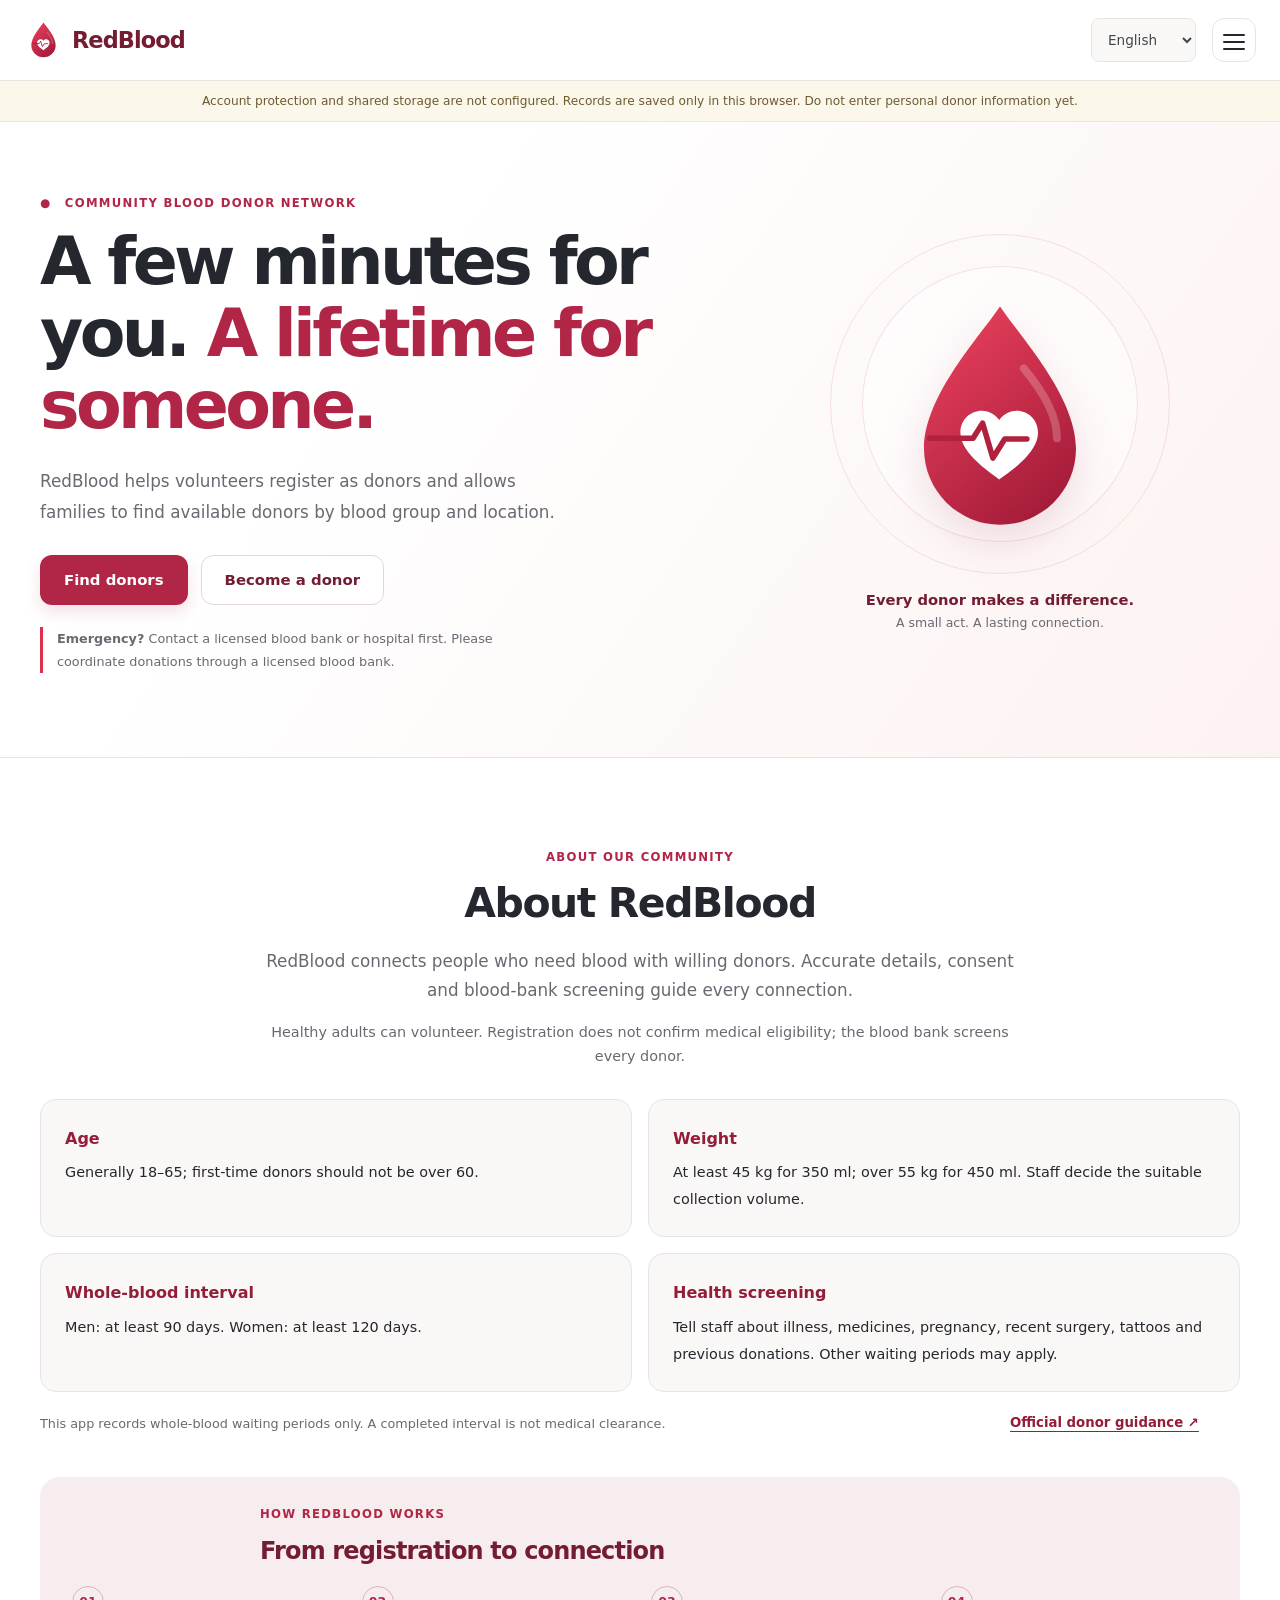
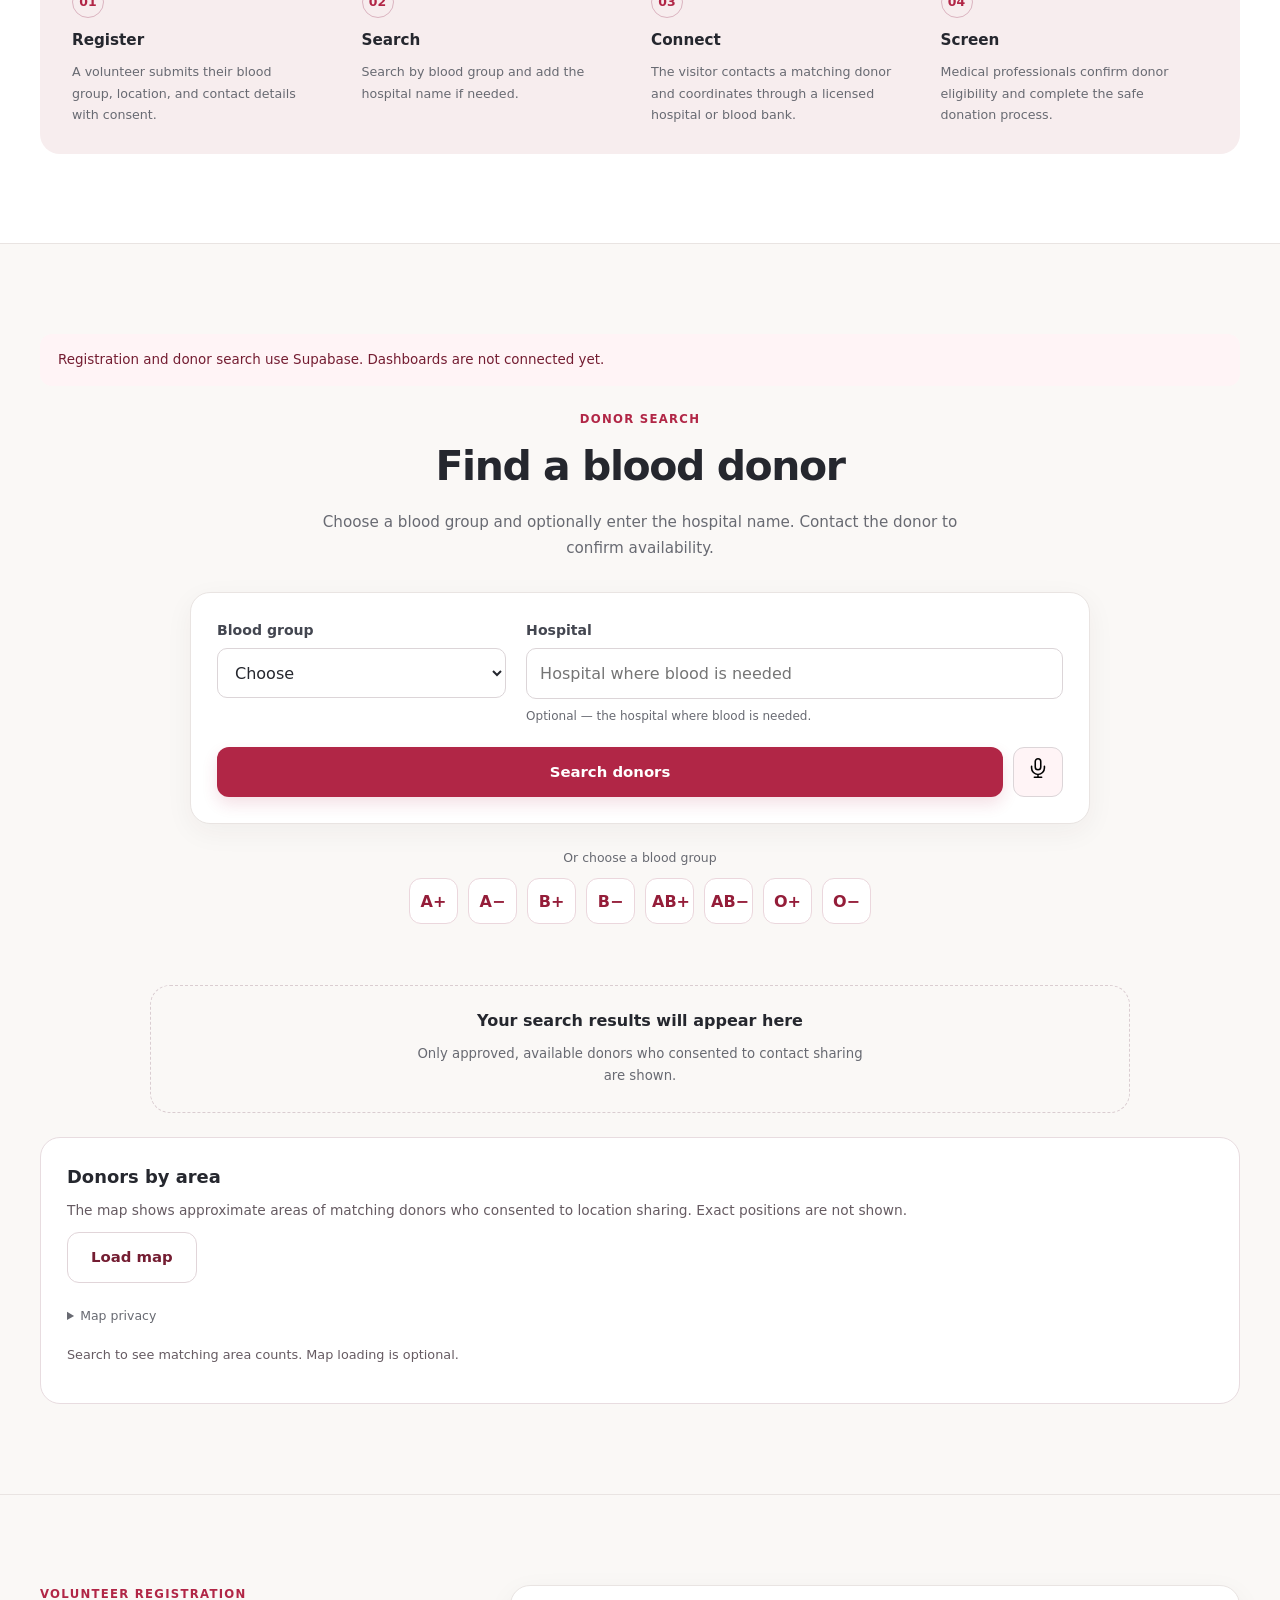
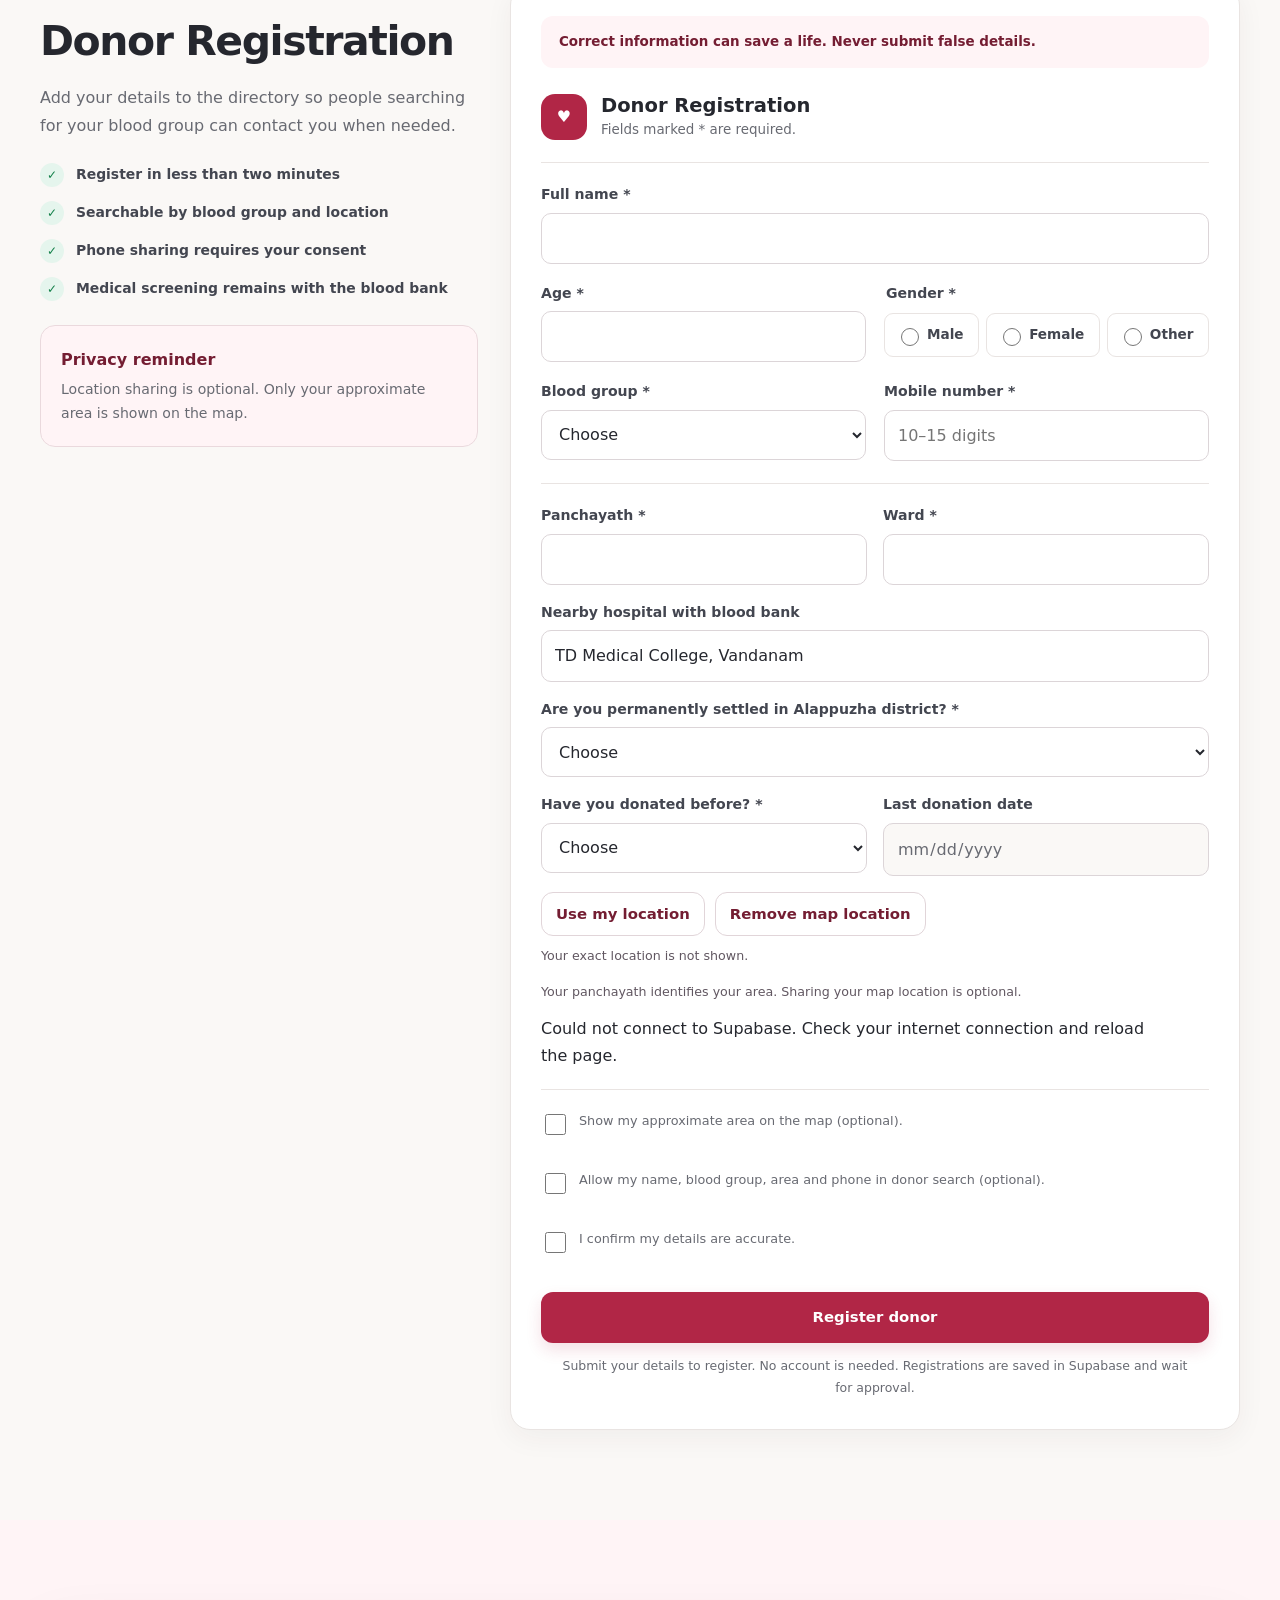
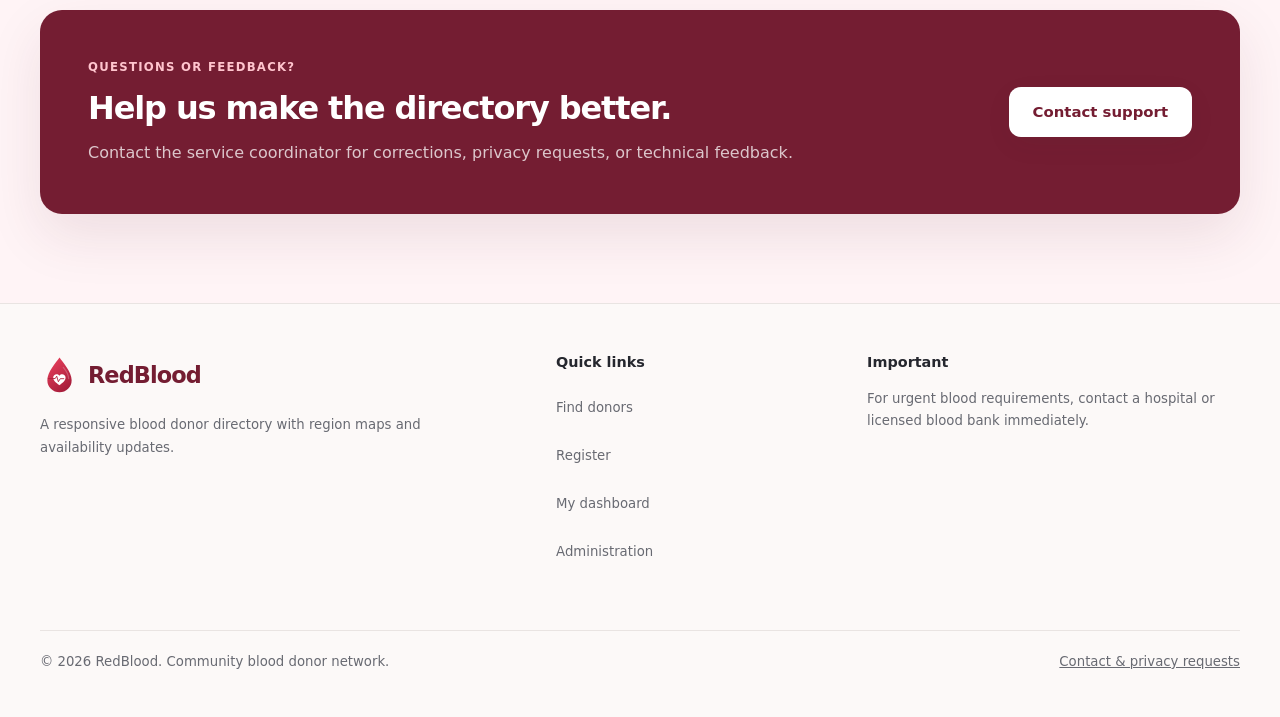
<file: index.html>
<!DOCTYPE html>

<html lang="en">
<head>
<meta charset="utf-8"/>
<meta content="width=device-width, initial-scale=1" name="viewport"/>
<meta content="RedBlood is a community blood donor directory for registering volunteers and finding donors by blood group and location." name="description"/>
<meta content="#b5122b" name="theme-color"/>
<title>RedBlood | Blood Donor Directory</title>
<link href="assets/images/redblood-mark.svg" rel="icon" type="image/svg+xml"/>
<link href="assets/css/styles.css" rel="stylesheet"/>
<script defer="" src="assets/js/availability.js"></script>
<script defer="" src="assets/js/storage.js"></script>
<script defer="" src="assets/js/features.js"></script>
<script defer="" src="assets/js/app.js"></script>
<script defer src="assets/js/supabase-config.js"></script>
<script defer src="assets/js/cloud-registration.js"></script>
<script defer="" src="assets/js/admin.js"></script>
<script defer="True" src="assets/js/language.js"></script><link href="assets/css/responsive.css" rel="stylesheet"/></head>
<body>
<a class="skip-link" href="#main-content">Skip to main content</a>
<header class="site-header" id="home">
<div class="container nav-wrap">
<a aria-label="RedBlood home" class="brand" href="index.html">
<span aria-hidden="true" class="brand-mark"><img alt="" height="30" src="assets/images/redblood-mark.svg" width="24"/></span>
<span>RedBlood</span>
</a><label class="language-control"><span class="sr-only">Language</span><select aria-label="Language" data-language=""><option value="en">English</option><option value="ml">മലയാളം</option></select></label><button aria-controls="main-navigation" aria-expanded="false" class="nav-toggle" type="button">
<span class="sr-only">Toggle navigation</span>
<span></span>
<span></span>
<span></span>
</button>
<nav aria-label="Main navigation" class="site-nav" id="main-navigation">
<a href="#home">Home / മുഖപ്പേജ്</a><a href="#about">About</a>
<a href="#find-donor">Find donors / ദാതാക്കളെ കണ്ടെത്തുക</a>
<a href="#register">Register / രജിസ്റ്റർ ചെയ്യുക</a>
<a href="donor.html">My dashboard / എന്റെ വിവരങ്ങൾ</a>
<a href="admin.html">Administration / അഡ്മിനിസ്ട്രേഷൻ</a>
<a class="nav-cta" href="contacts.html">Contact / ബന്ധപ്പെടുക</a>
</nav>
</div>
</header>
<main id="main-content">
<div class="service-notice">Account protection and shared storage are not configured. Records are saved only in this browser. Do not enter personal donor information yet.</div>
<section class="hero">
<div class="container hero-grid">
<div class="hero-copy">
<p class="eyebrow"><span aria-hidden="true">●</span> Community blood donor network</p>
<h1>A few minutes for you. <span>A lifetime for someone.</span></h1>
<p class="hero-text">
            RedBlood helps volunteers register as donors and allows families to find
            available donors by blood group and location.
          </p>
<div class="hero-actions">
<a class="button button-primary" href="#find-donor">Find donors / ദാതാക്കളെ കണ്ടെത്തുക</a>
<a class="button button-secondary" href="#register">Become a donor / ദാതാവാകുക</a>
</div>
<p class="hero-note">
<strong>Emergency?</strong> Contact a licensed blood bank or hospital first.
            Please coordinate donations through a licensed blood bank.
          </p>
</div>
<div aria-hidden="true" class="hero-visual"><span class="hero-orbit hero-orbit-one"></span><span class="hero-orbit hero-orbit-two"></span>
<div class="hero-image-card">
<img alt="" height="300" src="assets/images/redblood-mark.svg" width="240"/>
</div>


<div class="hero-visual-caption"><strong>Every donor makes a difference.</strong><span>A small act. A lasting connection.</span></div></div>
</div>
</section>
<section class="section" id="about">
<div class="container about-intro">
<div class="eligibility-copy"><p class="eyebrow">About our community</p><h2>About RedBlood</h2><p class="about-lead">RedBlood connects people who need blood with willing donors. Accurate details, consent and blood-bank screening guide every connection.</p>
<p>Healthy adults can volunteer. Registration does not confirm medical eligibility; the blood bank screens every donor.</p>
</div>
<ul class="donor-guidance"><li><strong>Age / പ്രായം:</strong> Generally 18–65; first-time donors should not be over 60. / സാധാരണയായി 18–65; ആദ്യമായി ദാനം ചെയ്യുന്നവർക്ക് 60 വയസ്സിൽ കൂടരുത്.</li>
<li><strong>Weight / ഭാരം:</strong> At least 45 kg for 350 ml; over 55 kg for 450 ml. Staff decide the suitable collection volume. / 350 മില്ലിക്ക് കുറഞ്ഞത് 45 കിലോ; 450 മില്ലിക്ക് 55 കിലോയിൽ കൂടുതൽ. അളവ് ആരോഗ്യപ്രവർത്തകർ തീരുമാനിക്കും.</li>
<li><strong>Whole-blood interval / സമ്പൂർണ രക്തദാന ഇടവേള:</strong> Men: at least 90 days. Women: at least 120 days. / പുരുഷന്മാർ: കുറഞ്ഞത് 90 ദിവസം. സ്ത്രീകൾ: കുറഞ്ഞത് 120 ദിവസം.</li>
<li><strong>Health screening / ആരോഗ്യ പരിശോധന:</strong> Tell staff about illness, medicines, pregnancy, recent surgery, tattoos and previous donations. Other waiting periods may apply. / അസുഖം, മരുന്നുകൾ, ഗർഭാവസ്ഥ, സമീപകാല ശസ്ത്രക്രിയ, ടാറ്റൂ, മുൻ രക്തദാനം എന്നിവ ജീവനക്കാരെ അറിയിക്കുക. കൂടുതൽ കാത്തിരിപ്പ് ആവശ്യമായേക്കാം.</li></ul><div class="about-guidance-note"><p class="medical-note">This app records whole-blood waiting periods only. A completed interval is not medical clearance. / ഈ ആപ്പ് സമ്പൂർണ രക്തദാനത്തിന്റെ ഇടവേള മാത്രമാണ് കണക്കാക്കുന്നത്. ഇടവേള പൂർത്തിയായാലും വൈദ്യപരിശോധന ആവശ്യമാണ്.</p><a class="text-link" href="https://eraktkosh.mohfw.gov.in/BLDAHIMS/bloodbank/donateblood.cnt" rel="noopener" target="_blank">Official donor guidance / ഔദ്യോഗിക മാർഗനിർദേശങ്ങൾ ↗</a></div></div>
<div class="container about-process dark-section">
<div class="section-heading centered light-heading">
<p class="eyebrow">How RedBlood works</p>
<h2>From registration to connection</h2>
</div>
<div class="steps-grid">
<article>
<span>01</span>
<h3>Register / രജിസ്റ്റർ ചെയ്യുക</h3>
<p>A volunteer submits their blood group, location, and contact details with consent.</p>
</article>
<article>
<span>02</span>
<h3>Search / തിരയുക</h3>
<p>Search by blood group and add the hospital name if needed.</p>
</article>
<article>
<span>03</span>
<h3>Connect</h3>
<p>The visitor contacts a matching donor and coordinates through a licensed hospital or blood bank.</p>
</article>
<article>
<span>04</span>
<h3>Screen</h3>
<p>Medical professionals confirm donor eligibility and complete the safe donation process.</p>
</article>
</div>
</div></section><section class="section find-section" id="find-donor"><div class="container"><p class="truth-notice">Registration and donor search use Supabase. Dashboards are not connected yet.</p></div>
<div class="container">
<div class="section-heading centered">
<p class="eyebrow">Donor search</p>
<h2>Find a blood donor</h2>
<p>Choose a blood group and optionally enter the hospital name. Contact the donor to confirm availability.</p>
</div>
<form class="search-panel" id="donor-search-form">
<div class="form-field">
<label for="search-blood-group">Blood group / രക്തഗ്രൂപ്പ്</label>
<select id="search-blood-group" name="blood_group" required="">
<option value="">Choose / തിരഞ്ഞെടുക്കുക</option>
<option value="A+">A+</option>
<option value="A-">A−</option>
<option value="B+">B+</option>
<option value="B-">B−</option>
<option value="AB+">AB+</option>
<option value="AB-">AB−</option>
<option value="O+">O+</option>
<option value="O-">O−</option>
</select>
</div>
<div class="form-field"><label for="search-hospital">Hospital</label><input id="search-hospital" maxlength="160" name="hospital" placeholder="Hospital where blood is needed" type="text"/><small>Optional — the hospital where blood is needed.</small></div>
<div class="search-actions"><button class="button button-primary search-button" type="submit">Search donors / ദാതാക്കളെ തിരയുക</button><button aria-label="Choose blood group using voice" class="voice-button" data-voice-search="" title="Voice search" type="button"><svg aria-hidden="true" fill="none" height="22" viewbox="0 0 24 24" width="22" xmlns="http://www.w3.org/2000/svg"><rect height="12" rx="3" stroke="currentColor" stroke-width="1.7" width="6" x="9" y="2"></rect><path d="M5 10v2a7 7 0 0 0 14 0v-2M12 19v3m-4 0h8" stroke="currentColor" stroke-linecap="round" stroke-width="1.7"></path></svg></button></div><p aria-live="polite" class="voice-status" data-voice-status=""></p>
</form>
<p class="quick-search-label">Or choose a blood group</p><div aria-label="Quick blood group search" class="blood-group-links" role="group">
<button data-quick-blood="A+" type="button">A+</button>
<button data-quick-blood="A-" type="button">A−</button>
<button data-quick-blood="B+" type="button">B+</button>
<button data-quick-blood="B-" type="button">B−</button>
<button data-quick-blood="AB+" type="button">AB+</button>
<button data-quick-blood="AB-" type="button">AB−</button>
<button data-quick-blood="O+" type="button">O+</button>
<button data-quick-blood="O-" type="button">O−</button>
</div>
<div aria-live="polite" class="search-results" id="search-results">
<div class="empty-state compact-empty">
<span aria-hidden="true">⌕</span>
<h3>Your search results will appear here</h3>
<p>Only approved, available donors who consented to contact sharing are shown.</p>
</div>
</div><section aria-label="Approximate donor map" class="map-panel">
<h3>Donors by area / പ്രദേശത്തെ ദാതാക്കൾ</h3>
<p>The map shows approximate areas of matching donors who consented to location sharing. Exact positions are not shown.</p>
<button class="button button-secondary" id="load-map" type="button">Load map / മാപ്പ് തുറക്കുക</button>
<details class="map-privacy"><summary>Map privacy</summary><p class="local-storage-note">Loading uses Leaflet CDN and OpenStreetMap tiles. These providers receive your network request and map viewport; no donor names or phone numbers are sent.</p></details><p id="map-status" role="status">Search to see matching area counts. Map loading is optional.</p>
<div hidden="" id="donor-map"></div><div class="region-counts" id="map-counts"></div>
</section>
</div>
</section>
<section class="section soft-section" id="register">
<div class="container register-grid">
<div class="register-copy registration-intro">
<p class="eyebrow">Volunteer registration</p>
<h2>Donor Registration</h2>
<p>
            Add your details to the directory so people searching for your blood
            group can contact you when needed.
          </p>
<ul class="feature-list">
<li><span aria-hidden="true">✓</span> Register in less than two minutes</li>
<li><span aria-hidden="true">✓</span> Searchable by blood group and location</li>
<li><span aria-hidden="true">✓</span> Phone sharing requires your consent</li>
<li><span aria-hidden="true">✓</span> Medical screening remains with the blood bank</li>
</ul>
<div class="privacy-card">
<strong>Privacy reminder</strong>
<p>Location sharing is optional. Only your approximate area is shown on the map.</p>
</div>
</div>
<form class="registration-card" data-registration-form="" id="registration-form"><aside class="truth-notice"><strong>Correct information can save a life. Never submit false details.</strong></aside>
<div class="form-header">
<span aria-hidden="true" class="form-icon">♥</span>
<div>
<h3>Donor Registration</h3>
<p>Fields marked * are required. / * അടയാളമുള്ളവ നിർബന്ധമാണ്.</p>
</div>
</div>
<div class="form-grid">
<div class="form-field full">
<label for="donor-name">Full name / മുഴുവൻ പേര് *</label>
<input autocomplete="name" id="donor-name" maxlength="100" minlength="2" name="name" required="" type="text"/>
</div>
<div class="form-field">
<label for="donor-age">Age / പ്രായം *</label>
<input id="donor-age" inputmode="numeric" max="65" min="18" name="age" required="" type="number"/>
</div>
<fieldset class="form-field">
<legend>Gender / ലിംഗം *</legend>
<div class="radio-row">
<label><input name="sex" required="" type="radio" value="M"/>Male / പുരുഷൻ</label>
<label><input name="sex" type="radio" value="F"/>Female / സ്ത്രീ</label>
<label><input name="sex" type="radio" value="O"/>Other / മറ്റുള്ളവ</label>
</div>
</fieldset>
<div class="form-field">
<label for="donor-blood-group">Blood group / രക്തഗ്രൂപ്പ് *</label>
<select id="donor-blood-group" name="blood_group" required="">
<option value="">Choose / തിരഞ്ഞെടുക്കുക</option>
<option value="A+">A+</option>
<option value="A-">A−</option>
<option value="B+">B+</option>
<option value="B-">B−</option>
<option value="AB+">AB+</option>
<option value="AB-">AB−</option>
<option value="O+">O+</option>
<option value="O-">O−</option>
</select>
</div>
<div class="form-field">
<label for="donor-phone">Mobile number / മൊബൈൽ നമ്പർ *</label>
<input autocomplete="tel" id="donor-phone" inputmode="tel" maxlength="15" name="phone" placeholder="10–15 digits" required="" type="tel"/>
</div>
</div>
<div data-registration-details=""></div><label class="consent-row full">
<input name="share_phone" type="checkbox" value="1"/>
<span>Allow my name, blood group, area and phone in donor search (optional). / തിരച്ചിലിൽ എന്റെ പേര്, രക്തഗ്രൂപ്പ്, സ്ഥലം, ഫോൺ എന്നിവ കാണിക്കാൻ സമ്മതിക്കുന്നു (നിർബന്ധമില്ല).</span>
</label><label class="consent-row"><input name="truth" required="" type="checkbox"/><span>I confirm my details are accurate. / ഞാൻ നൽകിയ വിവരങ്ങൾ ശരിയാണെന്ന് സ്ഥിരീകരിക്കുന്നു.</span></label><p class="form-error" data-form-error="" role="alert"></p><p id="registration-status" role="status" aria-live="polite"></p>
<button class="button button-primary full-button" type="submit">Register donor / ദാതാവിനെ രജിസ്റ്റർ ചെയ്യുക</button>
<p class="local-storage-note">
            Submit your details to register. No account is needed. Registrations are saved in Supabase and wait for approval.
          </p>
</form>
</div>
</section>
<section class="section contact-cta">
<div class="container cta-card">
<div>
<p class="eyebrow">Questions or feedback?</p>
<h2>Help us make the directory better.</h2>
<p>Contact the service coordinator for corrections, privacy requests, or technical feedback.</p>
</div>
<a class="button button-light" href="contacts.html">Contact support</a>
</div>
</section>
</main>
<footer class="site-footer">
<div class="container footer-grid">
<div>
<a class="brand footer-brand" href="index.html">
<span aria-hidden="true" class="brand-mark"><img alt="" height="30" src="assets/images/redblood-mark.svg" width="24"/></span>
<span>RedBlood</span>
</a>
<p>A responsive blood donor directory with region maps and availability updates.</p>
</div>
<div>
<h2>Quick links</h2>
<a href="#find-donor">Find donors / ദാതാക്കളെ കണ്ടെത്തുക</a>
<a href="#register">Register / രജിസ്റ്റർ ചെയ്യുക</a>
<a href="donor.html">My dashboard / എന്റെ വിവരങ്ങൾ</a>
<a href="admin.html">Administration / അഡ്മിനിസ്ട്രേഷൻ</a>
</div>
<div>
<h2>Important</h2>
<p>For urgent blood requirements, contact a hospital or licensed blood bank immediately.</p>
</div>
</div>
<div class="container footer-bottom">
<p>© <span data-current-year="">2026</span> RedBlood. Community blood donor network.</p>
<a href="contacts.html">Contact &amp; privacy requests</a>
</div>
</footer>
<div aria-live="polite" class="toast" data-toast="" role="status"></div>
</body>
</html>
</file>
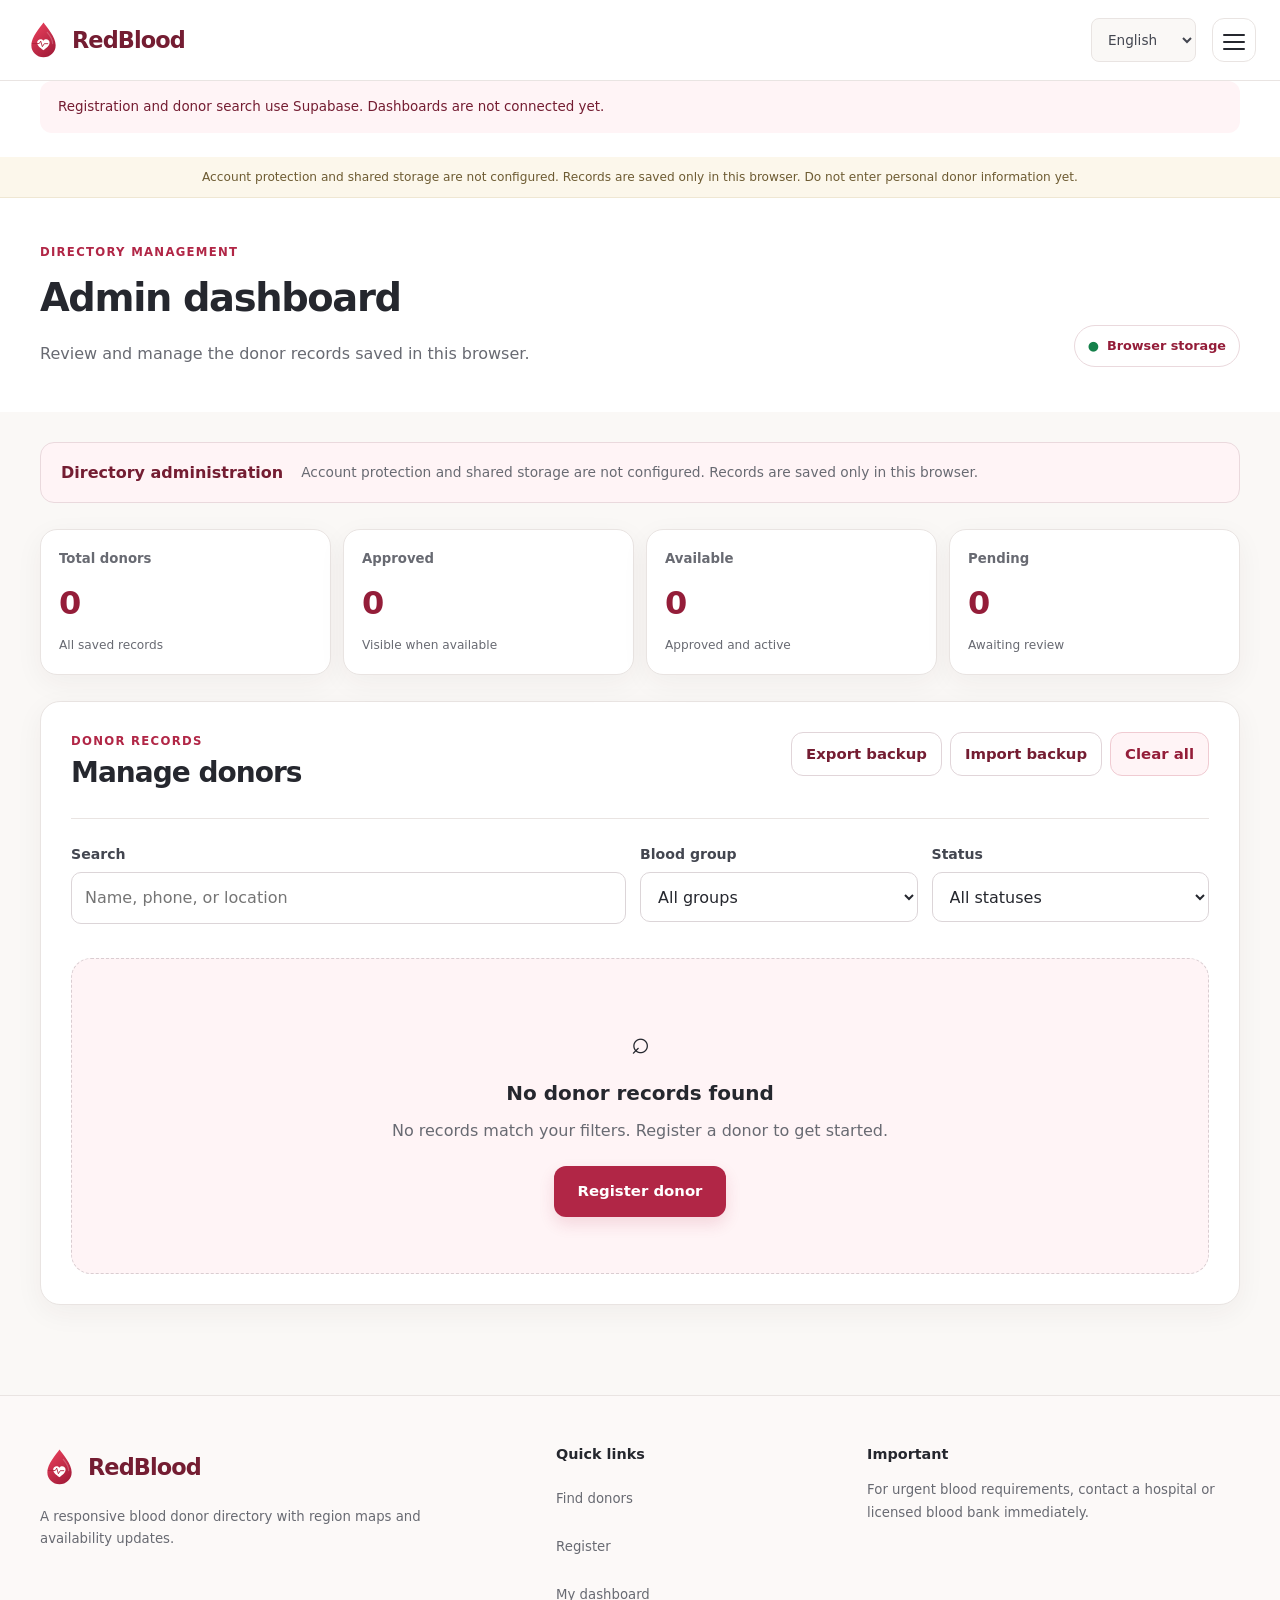
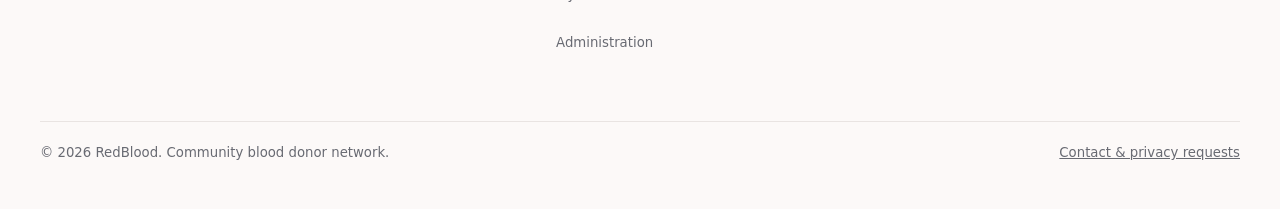
<file: admin.html>
<!DOCTYPE html>

<html lang="en">
<head>
<meta charset="utf-8"/>
<meta content="width=device-width, initial-scale=1" name="viewport"/>
<meta content="RedBlood is a community blood donor directory for registering volunteers and finding donors by blood group and location." name="description"/>
<meta content="#b5122b" name="theme-color"/>
<title>RedBlood | Admin dashboard / അഡ്മിൻ ഡാഷ്ബോർഡ്</title>
<link href="assets/images/redblood-mark.svg" rel="icon" type="image/svg+xml"/>
<link href="assets/css/styles.css" rel="stylesheet"/>
<script defer="" src="assets/js/availability.js"></script>
<script defer="" src="assets/js/storage.js"></script>
<script defer="" src="assets/js/features.js"></script>
<script defer="" src="assets/js/app.js"></script>
<script defer="" src="assets/js/admin.js"></script>
<script defer="True" src="assets/js/language.js"></script><link href="assets/css/responsive.css" rel="stylesheet"/></head>
<body>
<a class="skip-link" href="#main-content">Skip to main content</a>
<header class="site-header" id="home">
<div class="container nav-wrap">
<a aria-label="RedBlood home" class="brand" href="index.html">
<span aria-hidden="true" class="brand-mark"><img alt="" height="30" src="assets/images/redblood-mark.svg" width="24"/></span>
<span>RedBlood</span>
</a><label class="language-control"><span class="sr-only">Language</span><select aria-label="Language" data-language=""><option value="en">English</option><option value="ml">മലയാളം</option></select></label><button aria-controls="main-navigation" aria-expanded="false" class="nav-toggle" type="button">
<span class="sr-only">Toggle navigation</span>
<span></span>
<span></span>
<span></span>
</button>
<nav aria-label="Main navigation" class="site-nav" id="main-navigation">
<a href="index.html#home">Home / മുഖപ്പേജ്</a><a href="index.html#about">About</a>
<a href="index.html#find-donor">Find donors / ദാതാക്കളെ കണ്ടെത്തുക</a>
<a href="index.html#register">Register / രജിസ്റ്റർ ചെയ്യുക</a>
<a href="donor.html">My dashboard / എന്റെ വിവരങ്ങൾ</a>
<a aria-current="page" href="admin.html">Administration / അഡ്മിനിസ്ട്രേഷൻ</a>
<a class="nav-cta" href="contacts.html">Contact / ബന്ധപ്പെടുക</a>
</nav>
</div>
</header>
<main id="main-content"><div class="container"><p class="truth-notice">Registration and donor search use Supabase. Dashboards are not connected yet.</p></div><div class="service-notice">Account protection and shared storage are not configured. Records are saved only in this browser. Do not enter personal donor information yet.</div><section class="dashboard-hero" id="admin-dashboard">
<div class="container dashboard-hero-row">
<div>
<p class="eyebrow">Directory management</p>
<h2>Admin dashboard / അഡ്മിൻ ഡാഷ്ബോർഡ്</h2>
<p>Review and manage the donor records saved in this browser.</p>
</div>
<div class="offline-badge"><span aria-hidden="true">●</span> Browser storage</div>
</div>
</section><section class="dashboard-section">
<div class="container">
<div class="notice-card">
<strong>Directory administration</strong>
<p>Account protection and shared storage are not configured. Records are saved only in this browser.</p>
</div>
<div aria-label="Donor statistics" class="stats-grid" role="group">
<article><span>Total donors / ആകെ ദാതാക്കൾ</span><strong data-stat="total">0</strong><small>All saved records</small></article>
<article><span>Approved / അംഗീകരിച്ചു</span><strong data-stat="approved">0</strong><small>Visible when available</small></article>
<article><span>Available / ലഭ്യമാണ്</span><strong data-stat="available">0</strong><small>Approved and active</small></article>
<article><span>Pending / അനുമതി കാത്തിരിക്കുന്നു</span><strong data-stat="pending">0</strong><small>Awaiting review</small></article>
</div>
<section class="management-card">
<div class="management-head">
<div>
<p class="eyebrow">Donor records</p>
<h2>Manage donors / ദാതാക്കളെ നിയന്ത്രിക്കുക</h2>
</div>
<div class="management-actions">
<button class="button button-secondary button-small" data-export="" type="button">Export backup / പകർപ്പ് എടുക്കുക</button>
<label class="button button-secondary button-small file-button">Import backup / പകർപ്പ് ചേർക്കുക<input accept="application/json,.json" data-import="" type="file"/>
</label>
<button class="button button-danger button-small" data-clear="" type="button">Clear all / എല്ലാം നീക്കം ചെയ്യുക</button>
</div>
</div>
<div class="admin-filters">
<div class="form-field">
<label for="admin-search">Search / തിരയുക</label>
<input data-admin-search="" id="admin-search" placeholder="Name, phone, or location" type="search"/>
</div>
<div class="form-field">
<label for="admin-blood">Blood group / രക്തഗ്രൂപ്പ്</label>
<select data-admin-blood="" id="admin-blood">
<option value="">All groups / എല്ലാ ഗ്രൂപ്പുകളും</option>
<option value="A+">A+</option>
<option value="A-">A−</option>
<option value="B+">B+</option>
<option value="B-">B−</option>
<option value="AB+">AB+</option>
<option value="AB-">AB−</option>
<option value="O+">O+</option>
<option value="O-">O−</option>
</select>
</div>
<div class="form-field">
<label for="admin-status">Status</label>
<select data-admin-status="" id="admin-status">
<option value="">All statuses / എല്ലാ നിലകളും</option>
<option value="pending">Pending / അനുമതി കാത്തിരിക്കുന്നു</option>
<option value="approved">Approved / അംഗീകരിച്ചു</option>
<option value="rejected">Rejected / നിരസിച്ചു</option>
</select>
</div>
</div>
<div class="table-wrap">
<table class="admin-table">
<thead>
<tr>
<th>Donor</th>
<th>Blood</th>
<th>Contact / ബന്ധപ്പെടുക</th>
<th>Status</th>
<th>Availability</th>
<th>Actions</th>
</tr>
</thead>
<tbody data-donor-table=""></tbody>
</table>
</div>
<div class="empty-state admin-empty" data-admin-empty="" hidden="">
<span aria-hidden="true">⌕</span>
<h3>No donor records found</h3>
<p>No records match your filters. Register a donor to get started.</p>
<a class="button button-primary" href="index.html#register">Register donor</a>
</div>
</section>
</div>
</section><dialog class="edit-dialog" data-edit-dialog="">
<form class="dialog-card" data-edit-form="" method="dialog">
<div class="dialog-head">
<div>
<p class="eyebrow">Edit record</p>
<h2>Update donor / വിവരങ്ങൾ തിരുത്തുക</h2>
</div>
<button aria-label="Close edit form" class="dialog-close" data-dialog-cancel="" type="button">×</button>
</div>
<input name="id" type="hidden"/>
<div class="form-grid">
<div class="form-field full">
<label for="edit-name">Full name / മുഴുവൻ പേര്</label>
<input id="edit-name" maxlength="100" minlength="2" name="name" required="" type="text"/>
</div>
<div class="form-field">
<label for="edit-age">Age / പ്രായം</label>
<input id="edit-age" max="65" min="18" name="age" required="" type="number"/>
</div>
<div class="form-field">
<label for="edit-sex">Gender / ലിംഗം</label>
<select id="edit-sex" name="sex" required="">
<option value="M">Male / പുരുഷൻ</option>
<option value="F">Female / സ്ത്രീ</option>
<option value="O">Other / മറ്റുള്ളവ</option>
</select>
</div>
<div class="form-field">
<label for="edit-blood">Blood group / രക്തഗ്രൂപ്പ്</label>
<select id="edit-blood" name="bloodGroup" required="">
<option value="A+">A+</option>
<option value="A-">A−</option>
<option value="B+">B+</option>
<option value="B-">B−</option>
<option value="AB+">AB+</option>
<option value="AB-">AB−</option>
<option value="O+">O+</option>
<option value="O-">O−</option>
</select>
</div>
<div class="form-field">
<label for="edit-phone">Mobile number / മൊബൈൽ നമ്പർ</label>
<input autocomplete="tel" id="edit-phone" inputmode="tel" maxlength="15" name="phone" required="" type="tel"/>
</div>
</div>
<p class="form-error" data-edit-error="" role="alert"></p>
<div class="dialog-actions">
<button class="button button-secondary" data-dialog-cancel="" type="button">Cancel / റദ്ദാക്കുക</button>
<button class="button button-primary" type="submit">Save changes / മാറ്റങ്ങൾ സംരക്ഷിക്കുക</button>
</div>
</form>
</dialog></main>
<footer class="site-footer">
<div class="container footer-grid">
<div>
<a class="brand footer-brand" href="index.html">
<span aria-hidden="true" class="brand-mark"><img alt="" height="30" src="assets/images/redblood-mark.svg" width="24"/></span>
<span>RedBlood</span>
</a>
<p>A responsive blood donor directory with region maps and availability updates.</p>
</div>
<div>
<h2>Quick links</h2>
<a href="index.html#find-donor">Find donors / ദാതാക്കളെ കണ്ടെത്തുക</a>
<a href="index.html#register">Register / രജിസ്റ്റർ ചെയ്യുക</a>
<a href="donor.html">My dashboard / എന്റെ വിവരങ്ങൾ</a>
<a href="admin.html">Administration / അഡ്മിനിസ്ട്രേഷൻ</a>
</div>
<div>
<h2>Important</h2>
<p>For urgent blood requirements, contact a hospital or licensed blood bank immediately.</p>
</div>
</div>
<div class="container footer-bottom">
<p>© <span data-current-year="">2026</span> RedBlood. Community blood donor network.</p>
<a href="contacts.html">Contact &amp; privacy requests</a>
</div>
</footer>
<div aria-live="polite" class="toast" data-toast="" role="status"></div>
</body>
</html>
</file>
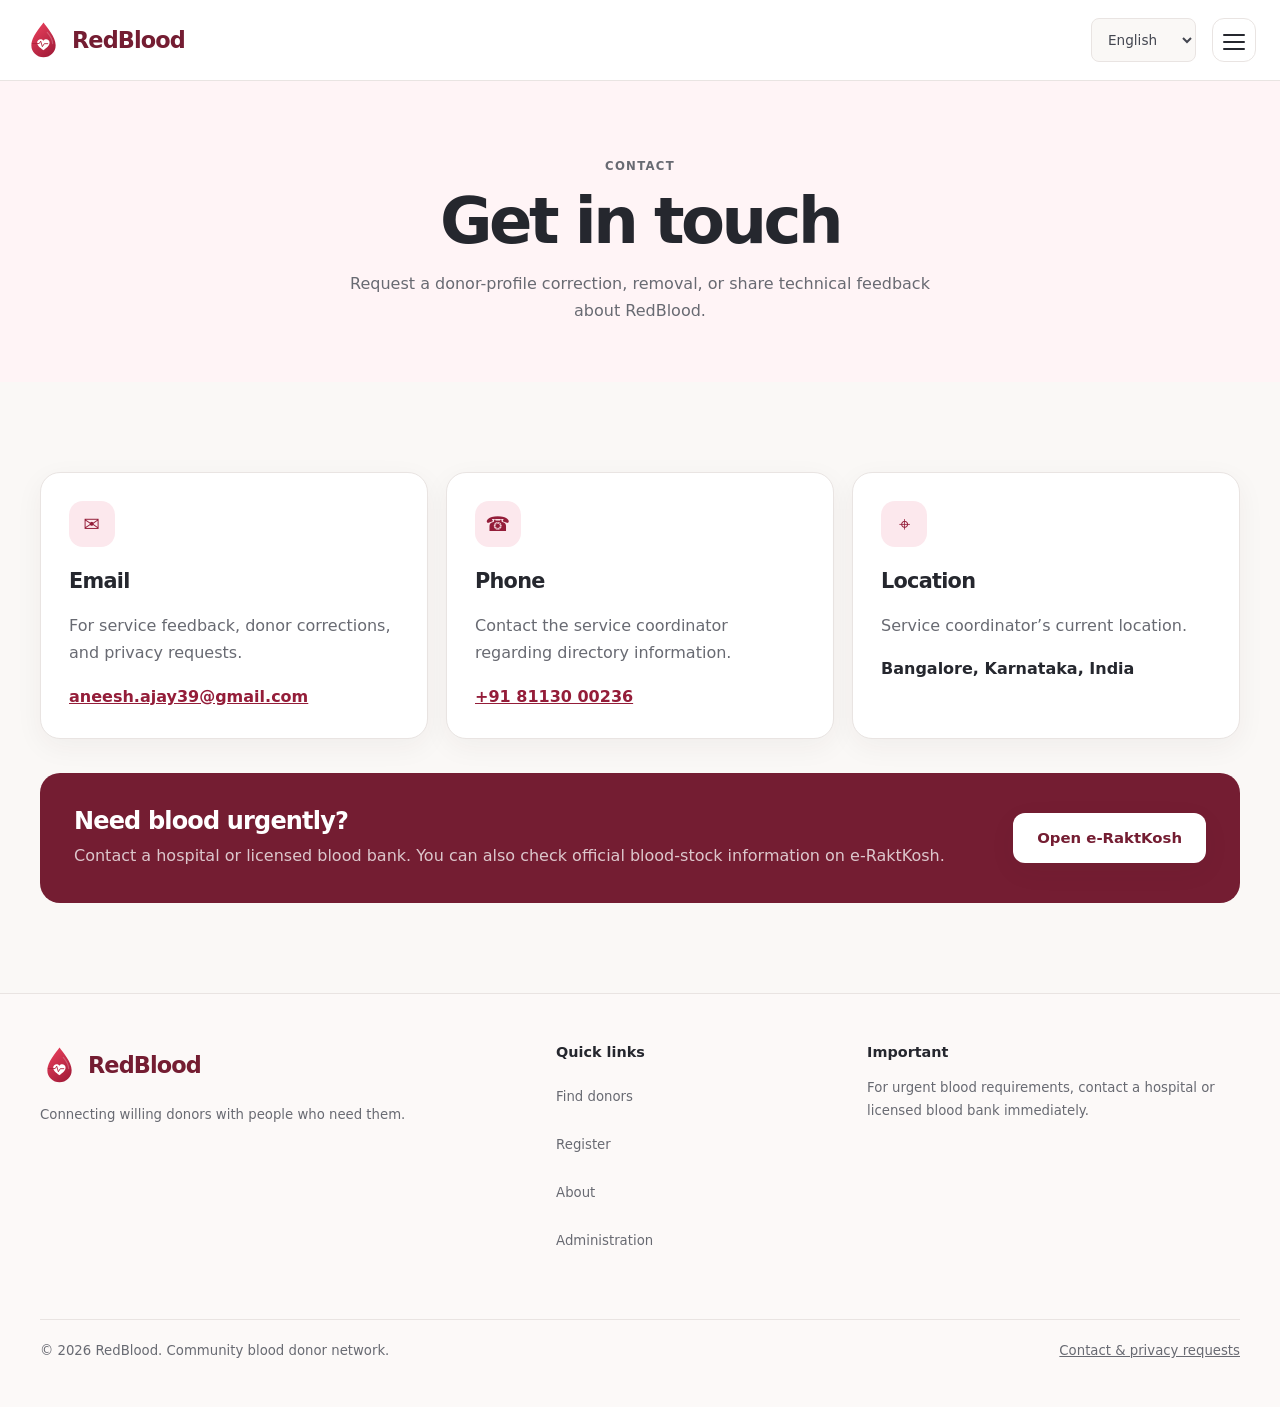
<file: contacts.html>
<!DOCTYPE html>

<html lang="en">
<head>
<meta charset="utf-8"/>
<meta content="width=device-width, initial-scale=1" name="viewport"/>
<meta content="Contact the owner of the RedBlood community blood donor directory." name="description"/>
<meta content="#b5122b" name="theme-color"/>
<title>Contact | RedBlood</title>
<link href="assets/images/redblood-mark.svg" rel="icon" type="image/svg+xml"/>
<link href="assets/css/styles.css" rel="stylesheet"/>
<script defer="" src="assets/js/app.js"></script>
<script defer="True" src="assets/js/language.js"></script><link href="assets/css/responsive.css" rel="stylesheet"/></head>
<body>
<a class="skip-link" href="#main-content">Skip to main content</a>
<header class="site-header">
<div class="container nav-wrap">
<a aria-label="RedBlood home" class="brand" href="index.html">
<span aria-hidden="true" class="brand-mark"><img alt="" height="30" src="assets/images/redblood-mark.svg" width="24"/></span>
<span>RedBlood</span>
</a><label class="language-control"><span class="sr-only">Language</span><select aria-label="Language" data-language=""><option value="en">English</option><option value="ml">മലയാളം</option></select></label><button aria-controls="main-navigation" aria-expanded="false" class="nav-toggle" type="button">
<span class="sr-only">Toggle navigation</span>
<span></span>
<span></span>
<span></span>
</button>
<nav aria-label="Main navigation" class="site-nav" id="main-navigation">
<a href="index.html">Home / മുഖപ്പേജ്</a><a href="index.html#about">About</a>
<a href="index.html#find-donor">Find donors / ദാതാക്കളെ കണ്ടെത്തുക</a>
<a href="index.html#register">Register / രജിസ്റ്റർ ചെയ്യുക</a>
<a href="donor.html">My dashboard / എന്റെ വിവരങ്ങൾ</a><a href="admin.html">Administration / അഡ്മിനിസ്ട്രേഷൻ</a>
<a aria-current="page" class="nav-cta" href="contacts.html">Contact / ബന്ധപ്പെടുക</a>
</nav>
</div>
</header>
<main id="main-content">
<section class="page-hero">
<div class="container">
<p class="eyebrow">Contact / ബന്ധപ്പെടുക</p>
<h1>Get in touch</h1>
<p>Request a donor-profile correction, removal, or share technical feedback about RedBlood.</p>
</div>
</section>
<section class="section soft-section">
<div class="container">
<div class="contact-layout">
<article class="contact-card">
<span aria-hidden="true">✉</span>
<h2>Email</h2>
<p>For service feedback, donor corrections, and privacy requests.</p>
<a href="mailto:aneesh.ajay39@gmail.com?subject=RedBlood%20Directory%20Request">aneesh.ajay39@gmail.com</a>
</article>
<article class="contact-card">
<span aria-hidden="true">☎</span>
<h2>Phone</h2>
<p>Contact the service coordinator regarding directory information.</p>
<a href="tel:+918113000236">+91 81130 00236</a>
</article>
<article class="contact-card">
<span aria-hidden="true">⌖</span>
<h2>Location</h2>
<p>Service coordinator’s current location.</p>
<strong>Bangalore, Karnataka, India</strong>
</article>
</div>
<div class="emergency-panel">
<div>
<h2>Need blood urgently?</h2>
<p>Contact a hospital or licensed blood bank. You can also check official blood-stock information on e-RaktKosh.</p>
</div>
<a class="button button-light" href="https://eraktkosh.mohfw.gov.in/BLDAHIMS/bloodbank/stockAvailability.cnt" rel="noopener noreferrer" target="_blank">
            Open e-RaktKosh
          </a>
</div>
</div>
</section>
</main>
<footer class="site-footer">
<div class="container footer-grid">
<div>
<a class="brand footer-brand" href="index.html">
<span aria-hidden="true" class="brand-mark"><img alt="" height="30" src="assets/images/redblood-mark.svg" width="24"/></span>
<span>RedBlood</span>
</a>
<p>Connecting willing donors with people who need them.</p>
</div>
<div>
<h2>Quick links</h2>
<a href="index.html#find-donor">Find donors / ദാതാക്കളെ കണ്ടെത്തുക</a>
<a href="index.html#register">Register / രജിസ്റ്റർ ചെയ്യുക</a>
<a href="index.html#about">About</a>
<a href="admin.html">Administration / അഡ്മിനിസ്ട്രേഷൻ</a>
</div>
<div>
<h2>Important</h2>
<p>For urgent blood requirements, contact a hospital or licensed blood bank immediately.</p>
</div>
</div>
<div class="container footer-bottom">
<p>© <span data-current-year="">2026</span> RedBlood. Community blood donor network.</p>
<a href="contacts.html">Contact &amp; privacy requests</a>
</div>
</footer>
</body>
</html>
</file>
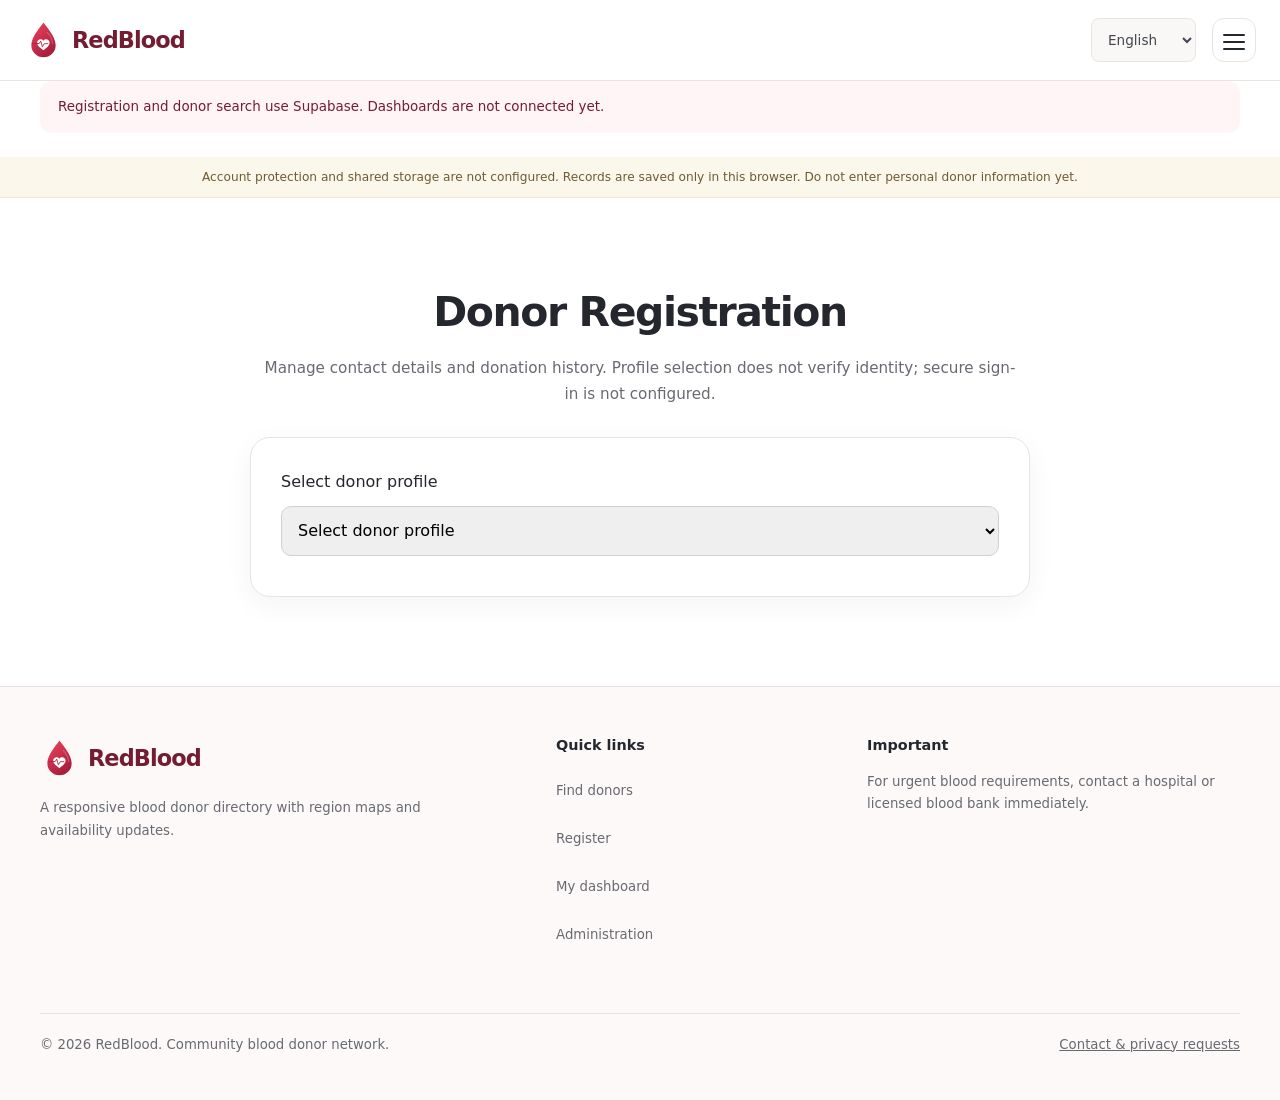
<file: donor.html>
<!DOCTYPE html>

<html lang="en">
<head>
<meta charset="utf-8"/>
<meta content="width=device-width, initial-scale=1" name="viewport"/>
<meta content="RedBlood is a community blood donor directory for registering volunteers and finding donors by blood group and location." name="description"/>
<meta content="#b5122b" name="theme-color"/>
<title>RedBlood | My dashboard / എന്റെ വിവരങ്ങൾ</title>
<link href="assets/images/redblood-mark.svg" rel="icon" type="image/svg+xml"/>
<link href="assets/css/styles.css" rel="stylesheet"/>
<script defer="" src="assets/js/availability.js"></script>
<script defer="" src="assets/js/storage.js"></script>
<script defer="" src="assets/js/features.js"></script>
<script defer="" src="assets/js/app.js"></script>
<script defer="" src="assets/js/admin.js"></script>
<script defer="True" src="assets/js/language.js"></script><link href="assets/css/responsive.css" rel="stylesheet"/></head>
<body>
<a class="skip-link" href="#main-content">Skip to main content</a>
<header class="site-header" id="home">
<div class="container nav-wrap">
<a aria-label="RedBlood home" class="brand" href="index.html">
<span aria-hidden="true" class="brand-mark"><img alt="" height="30" src="assets/images/redblood-mark.svg" width="24"/></span>
<span>RedBlood</span>
</a><label class="language-control"><span class="sr-only">Language</span><select aria-label="Language" data-language=""><option value="en">English</option><option value="ml">മലയാളം</option></select></label><button aria-controls="main-navigation" aria-expanded="false" class="nav-toggle" type="button">
<span class="sr-only">Toggle navigation</span>
<span></span>
<span></span>
<span></span>
</button>
<nav aria-label="Main navigation" class="site-nav" id="main-navigation">
<a href="index.html#home">Home / മുഖപ്പേജ്</a><a href="index.html#about">About</a>
<a href="index.html#find-donor">Find donors / ദാതാക്കളെ കണ്ടെത്തുക</a>
<a href="index.html#register">Register / രജിസ്റ്റർ ചെയ്യുക</a>
<a aria-current="page" href="donor.html">My dashboard / എന്റെ വിവരങ്ങൾ</a>
<a href="admin.html">Administration / അഡ്മിനിസ്ട്രേഷൻ</a>
<a class="nav-cta" href="contacts.html">Contact / ബന്ധപ്പെടുക</a>
</nav>
</div>
</header>
<main id="main-content"><div class="container"><p class="truth-notice">Registration and donor search use Supabase. Dashboards are not connected yet.</p></div><div class="service-notice">Account protection and shared storage are not configured. Records are saved only in this browser. Do not enter personal donor information yet.</div><section class="section" id="my-availability">
<div class="container"><div class="section-heading"><h2>Donor Registration</h2><p>Manage contact details and donation history. Profile selection does not verify identity; secure sign-in is not configured.</p></div>
<div class="registration-card"><label for="self-donor">Select donor profile / ദാതാവിന്റെ പ്രൊഫൈൽ തിരഞ്ഞെടുക്കുക</label><select id="self-donor"><option value="">Choose a record</option></select>
<p id="self-status" role="status"></p><form hidden="" id="self-form"><div class="form-grid">
<div class="form-field full">
<label for="self-name">Full name / മുഴുവൻ പേര് *</label>
<input autocomplete="name" id="self-name" maxlength="100" minlength="2" name="name" required="" type="text"/>
</div>
<div class="form-field">
<label for="self-age">Age / പ്രായം *</label>
<input id="self-age" inputmode="numeric" max="65" min="18" name="age" required="" type="number"/>
</div>
<fieldset class="form-field">
<legend>Gender / ലിംഗം *</legend>
<div class="radio-row">
<label><input name="sex" required="" type="radio" value="M"/>Male / പുരുഷൻ</label>
<label><input name="sex" type="radio" value="F"/>Female / സ്ത്രീ</label>
<label><input name="sex" type="radio" value="O"/>Other / മറ്റുള്ളവ</label>
</div>
</fieldset>
<div class="form-field">
<label for="self-blood-group">Blood group / രക്തഗ്രൂപ്പ് *</label>
<select id="self-blood-group" name="bloodGroup" required="">
<option value="">Choose / തിരഞ്ഞെടുക്കുക</option>
<option value="A+">A+</option>
<option value="A-">A−</option>
<option value="B+">B+</option>
<option value="B-">B−</option>
<option value="AB+">AB+</option>
<option value="AB-">AB−</option>
<option value="O+">O+</option>
<option value="O-">O−</option>
</select>
</div>
<div class="form-field">
<label for="self-phone">Mobile number / മൊബൈൽ നമ്പർ *</label>
<input autocomplete="tel" id="self-phone" inputmode="tel" maxlength="15" name="phone" placeholder="10–15 digits" required="" type="tel"/>
</div>
</div><div data-self-fields=""></div><p class="form-error" id="self-error" role="alert"></p><label class="consent-row"><input name="sharePhone" type="checkbox"/><span>Allow my name, blood group, area and phone in donor search (optional). / തിരച്ചിലിൽ എന്റെ പേര്, രക്തഗ്രൂപ്പ്, സ്ഥലം, ഫോൺ എന്നിവ കാണിക്കാൻ സമ്മതിക്കുന്നു (നിർബന്ധമില്ല).</span></label><label class="consent-row"><input name="truth" required="" type="checkbox"/><span>I confirm my details are accurate. / ഞാൻ നൽകിയ വിവരങ്ങൾ ശരിയാണെന്ന് സ്ഥിരീകരിക്കുന്നു.</span></label><button class="button button-primary" type="submit">Save my details / വിവരങ്ങൾ സംരക്ഷിക്കുക</button><button class="button button-danger" id="delete-my-profile" type="button">Delete my profile / എന്റെ വിവരങ്ങൾ നീക്കം ചെയ്യുക</button></form></div></div>
</section></main>
<footer class="site-footer">
<div class="container footer-grid">
<div>
<a class="brand footer-brand" href="index.html">
<span aria-hidden="true" class="brand-mark"><img alt="" height="30" src="assets/images/redblood-mark.svg" width="24"/></span>
<span>RedBlood</span>
</a>
<p>A responsive blood donor directory with region maps and availability updates.</p>
</div>
<div>
<h2>Quick links</h2>
<a href="index.html#find-donor">Find donors / ദാതാക്കളെ കണ്ടെത്തുക</a>
<a href="index.html#register">Register / രജിസ്റ്റർ ചെയ്യുക</a>
<a href="donor.html">My dashboard / എന്റെ വിവരങ്ങൾ</a>
<a href="admin.html">Administration / അഡ്മിനിസ്ട്രേഷൻ</a>
</div>
<div>
<h2>Important</h2>
<p>For urgent blood requirements, contact a hospital or licensed blood bank immediately.</p>
</div>
</div>
<div class="container footer-bottom">
<p>© <span data-current-year="">2026</span> RedBlood. Community blood donor network.</p>
<a href="contacts.html">Contact &amp; privacy requests</a>
</div>
</footer>
<div aria-live="polite" class="toast" data-toast="" role="status"></div>
</body>
</html>
</file>
<file: assets/css/styles.css>
:root {
  --red-950: #3d0710;
  --red-900: #630b1b;
  --red-800: #861127;
  --red-700: #a9132c;
  --red-600: #c51b36;
  --red-500: #df304b;
  --red-100: #ffe5e9;
  --red-50: #fff4f5;
  --ink-950: #17151a;
  --ink-800: #35313a;
  --ink-600: #65606a;
  --ink-400: #96909a;
  --line: #e8e3e6;
  --white: #fff;
  --soft: #faf7f8;
  --success: #14804a;
  --shadow-sm: 0 8px 24px rgb(69 18 31 / 8%);
  --shadow-lg: 0 25px 70px rgb(69 18 31 / 16%);
  --radius-sm: 12px;
  --radius-md: 20px;
  --radius-lg: 32px;
  --container: 1160px;
}

*,
*::before,
*::after {
  box-sizing: border-box;
}

html {
  scroll-behavior: smooth;
}

body {
  margin: 0;
  color: var(--ink-950);
  background: var(--white);
  font-family: "Segoe UI", system-ui, -apple-system, BlinkMacSystemFont, Arial, sans-serif;
  font-size: 16px;
  line-height: 1.65;
  -webkit-font-smoothing: antialiased;
}

body,
button,
input,
select,
textarea {
  font: inherit;
}

img {
  display: block;
  max-width: 100%;
}

a {
  color: inherit;
}

button,
a {
  -webkit-tap-highlight-color: transparent;
}

h1,
h2,
h3,
p {
  margin-top: 0;
}

h1,
h2,
h3,
.brand {
  font-family: "Segoe UI", system-ui, sans-serif;
}

h1 {
  margin-bottom: 24px;
  font-size: clamp(2.7rem, 5.8vw, 5.3rem);
  font-weight: 800;
  letter-spacing: -0.055em;
  line-height: 1.02;
}

h2 {
  margin-bottom: 18px;
  font-size: clamp(2rem, 3.8vw, 3.4rem);
  font-weight: 800;
  letter-spacing: -0.04em;
  line-height: 1.12;
}

h3 {
  margin-bottom: 10px;
  font-size: 1.25rem;
  font-weight: 700;
  line-height: 1.3;
}

.container {
  width: min(calc(100% - 40px), var(--container));
  margin-inline: auto;
}

.section {
  padding: 110px 0;
}

.skip-link {
  position: fixed;
  top: 12px;
  left: 12px;
  z-index: 1000;
  padding: 10px 16px;
  border-radius: 8px;
  color: var(--white);
  background: var(--red-800);
  transform: translateY(-150%);
}

.skip-link:focus {
  transform: translateY(0);
}

.sr-only {
  position: absolute;
  width: 1px;
  height: 1px;
  padding: 0;
  margin: -1px;
  overflow: hidden;
  clip: rect(0, 0, 0, 0);
  white-space: nowrap;
  border: 0;
}

.site-header {
  position: sticky;
  top: 0;
  z-index: 100;
  border-bottom: 1px solid rgb(232 227 230 / 75%);
  background: rgb(255 255 255 / 92%);
  -webkit-backdrop-filter: blur(16px);
  backdrop-filter: blur(16px);
}

.nav-wrap {
  display: flex;
  min-height: 76px;
  align-items: center;
  justify-content: space-between;
  gap: 32px;
}

.brand {
  display: inline-flex;
  align-items: center;
  gap: 10px;
  color: var(--red-900);
  font-size: 1.35rem;
  font-weight: 800;
  letter-spacing: -0.035em;
  text-decoration: none;
}

.brand-mark {
  display: grid;
  width: 38px;
  height: 38px;
  place-items: center;
  border-radius: 12px;
  color: var(--white);
  background: linear-gradient(145deg, var(--red-600), var(--red-900));
  box-shadow: 0 8px 18px rgb(169 19 44 / 22%);
}

.site-nav {
  display: flex;
  align-items: center;
  gap: 8px;
}

.site-nav a {
  padding: 9px 13px;
  border-radius: 10px;
  color: var(--ink-800);
  font-size: 0.94rem;
  font-weight: 600;
  text-decoration: none;
  transition: color 180ms ease, background 180ms ease;
}

.site-nav a:hover,
.site-nav a:focus-visible {
  color: var(--red-800);
  background: var(--red-50);
}

.site-nav .nav-cta {
  margin-left: 8px;
  padding-inline: 18px;
  color: var(--white);
  background: var(--red-800);
}

.site-nav .nav-cta:hover,
.site-nav .nav-cta:focus-visible {
  color: var(--white);
  background: var(--red-700);
}

.nav-toggle {
  display: none;
  width: 44px;
  height: 44px;
  padding: 10px;
  border: 1px solid var(--line);
  border-radius: 12px;
  background: var(--white);
  cursor: pointer;
}

.nav-toggle span:not(.sr-only) {
  display: block;
  width: 100%;
  height: 2px;
  margin: 5px 0;
  border-radius: 2px;
  background: var(--ink-950);
}

.hero {
  position: relative;
  overflow: hidden;
  padding: 96px 0 82px;
  background:
    radial-gradient(circle at 8% 12%, rgb(255 229 233 / 90%), transparent 28rem),
    radial-gradient(circle at 92% 80%, rgb(255 229 233 / 65%), transparent 26rem),
    linear-gradient(180deg, #fff, #fffbfc);
}

.hero::before {
  position: absolute;
  top: -140px;
  right: -100px;
  width: 460px;
  height: 460px;
  border: 1px solid rgb(197 27 54 / 10%);
  border-radius: 50%;
  content: "";
}

.hero-grid {
  display: grid;
  align-items: center;
  gap: 72px;
  grid-template-columns: minmax(0, 1.12fr) minmax(360px, 0.88fr);
}

.hero-copy {
  position: relative;
  z-index: 2;
}

.eyebrow {
  margin-bottom: 16px;
  color: var(--red-700);
  font-size: 0.78rem;
  font-weight: 800;
  letter-spacing: 0.13em;
  text-transform: uppercase;
}

.eyebrow span {
  margin-right: 8px;
}

.hero h1 span {
  color: var(--red-700);
}

.hero-text {
  max-width: 680px;
  margin-bottom: 30px;
  color: var(--ink-600);
  font-size: clamp(1.05rem, 1.8vw, 1.22rem);
}

.hero-actions {
  display: flex;
  flex-wrap: wrap;
  gap: 13px;
}

.button {
  display: inline-flex;
  min-height: 50px;
  align-items: center;
  justify-content: center;
  padding: 12px 24px;
  border: 1px solid transparent;
  border-radius: 13px;
  font-weight: 700;
  line-height: 1.2;
  text-align: center;
  text-decoration: none;
  cursor: pointer;
  transition: transform 180ms ease, box-shadow 180ms ease, background 180ms ease;
}

.button:hover {
  transform: translateY(-2px);
}

.button:focus-visible,
input:focus-visible,
select:focus-visible,
textarea:focus-visible,
button:focus-visible,
a:focus-visible {
  outline: 3px solid rgb(197 27 54 / 25%);
  outline-offset: 3px;
}

.button-primary {
  color: var(--white);
  background: linear-gradient(135deg, var(--red-600), var(--red-900));
  box-shadow: 0 12px 24px rgb(134 17 39 / 20%);
}

.button-primary:hover {
  box-shadow: 0 16px 30px rgb(134 17 39 / 28%);
}

.button-secondary {
  border-color: #d9cfd3;
  color: var(--red-900);
  background: var(--white);
}

.button-light {
  flex: 0 0 auto;
  color: var(--red-900);
  background: var(--white);
  box-shadow: var(--shadow-sm);
}

.hero-note {
  max-width: 620px;
  margin: 26px 0 0;
  padding-left: 14px;
  border-left: 3px solid var(--red-500);
  color: var(--ink-600);
  font-size: 0.88rem;
}

.hero-visual {
  position: relative;
  min-height: 470px;
}

.hero-image-card {
  position: absolute;
  inset: 20px 10px 20px 42px;
  display: grid;
  overflow: hidden;
  place-items: center;
  border: 12px solid var(--white);
  border-radius: 48% 48% 32% 32% / 35% 35% 28% 28%;
  background: var(--white);
  box-shadow: var(--shadow-lg);
}

.hero-image-card img {
  width: 100%;
  height: 100%;
  object-fit: contain;
}

.floating-card {
  position: absolute;
  z-index: 3;
  display: flex;
  min-width: 205px;
  align-items: center;
  gap: 12px;
  padding: 14px 16px;
  border: 1px solid rgb(232 227 230 / 80%);
  border-radius: 16px;
  background: rgb(255 255 255 / 95%);
  box-shadow: var(--shadow-sm);
}

.floating-card-top {
  top: 56px;
  left: 0;
}

.floating-card-bottom {
  right: -8px;
  bottom: 58px;
}

.floating-card strong,
.floating-card small {
  display: block;
}

.floating-card strong {
  font-size: 0.91rem;
}

.floating-card small {
  color: var(--ink-600);
  font-size: 0.76rem;
}

.mini-icon {
  display: grid;
  width: 40px;
  height: 40px;
  flex: 0 0 40px;
  place-items: center;
  border-radius: 12px;
  color: var(--red-800);
  background: var(--red-100);
  font-weight: 800;
}

.quick-strip {
  border-block: 1px solid var(--line);
  background: var(--white);
}

.quick-grid {
  display: grid;
  grid-template-columns: repeat(4, 1fr);
}

.quick-grid div {
  display: flex;
  min-height: 104px;
  flex-direction: column;
  justify-content: center;
  padding: 22px 28px;
  border-right: 1px solid var(--line);
}

.quick-grid div:first-child {
  border-left: 1px solid var(--line);
}

.quick-grid strong {
  color: var(--red-700);
  font-family: "Segoe UI", system-ui, sans-serif;
  font-size: 1.45rem;
}

.quick-grid span {
  color: var(--ink-600);
  font-size: 0.84rem;
}

.section-heading {
  max-width: 740px;
  margin-bottom: 46px;
}

.section-heading.centered {
  margin-inline: auto;
  text-align: center;
}

.section-heading > p:last-child {
  color: var(--ink-600);
}

.find-section {
  background:
    linear-gradient(rgb(255 255 255 / 95%), rgb(255 255 255 / 95%)),
    radial-gradient(circle, var(--red-100) 1px, transparent 1px);
  background-size: auto, 22px 22px;
}

.search-panel {
  display: grid;
  max-width: 980px;
  margin: 0 auto;
  padding: 26px;
  border: 1px solid var(--line);
  border-radius: var(--radius-md);
  background: var(--white);
  box-shadow: var(--shadow-lg);
  gap: 16px;
  grid-template-columns: minmax(180px, 0.7fr) minmax(240px, 1.2fr) 52px auto;
}

.form-field {
  min-width: 0;
}

.form-field label,
.form-field legend {
  display: block;
  margin-bottom: 7px;
  color: var(--ink-800);
  font-size: 0.84rem;
  font-weight: 700;
}

.form-field label span {
  color: var(--ink-400);
  font-weight: 500;
}

.form-field input,
.form-field select,
.form-field textarea {
  width: 100%;
  min-height: 48px;
  padding: 11px 13px;
  border: 1px solid #dcd5d8;
  border-radius: 11px;
  color: var(--ink-950);
  background: var(--white);
  transition: border-color 180ms ease, box-shadow 180ms ease;
}

.form-field input:focus,
.form-field select:focus,
.form-field textarea:focus {
  border-color: var(--red-600);
  box-shadow: 0 0 0 4px rgb(197 27 54 / 9%);
  outline: none;
}

.voice-button {
  width: 52px;
  height: 48px;
  align-self: end;
  border: 1px solid #dcd5d8;
  border-radius: 11px;
  background: var(--red-50);
  cursor: pointer;
}

.search-button {
  min-height: 48px;
  align-self: end;
}

.voice-status {
  min-height: 0;
  margin: -2px 0 0;
  color: var(--ink-600);
  font-size: 0.82rem;
  grid-column: 1 / -1;
}

.voice-status:empty {
  display: none;
}

.blood-group-links {
  display: flex;
  flex-wrap: wrap;
  justify-content: center;
  gap: 10px;
  margin-top: 30px;
}

.blood-group-links button {
  display: grid;
  width: 56px;
  height: 56px;
  place-items: center;
  border: 1px solid var(--red-100);
  border-radius: 50%;
  color: var(--red-800);
  background: var(--red-50);
  font: inherit;
  font-weight: 800;
  text-decoration: none;
  cursor: pointer;
  transition: color 180ms ease, background 180ms ease, transform 180ms ease;
}

.blood-group-links button:hover {
  color: var(--white);
  background: var(--red-700);
  transform: translateY(-3px);
}

.soft-section {
  background: var(--soft);
}

.register-grid {
  display: grid;
  align-items: start;
  gap: 72px;
  grid-template-columns: minmax(0, 0.85fr) minmax(520px, 1.15fr);
}

.register-copy {
  position: sticky;
  top: 116px;
}

.register-copy > p:not(.eyebrow) {
  color: var(--ink-600);
}

.feature-list {
  display: grid;
  padding: 0;
  margin: 32px 0;
  list-style: none;
  gap: 14px;
}

.feature-list li {
  display: flex;
  align-items: flex-start;
  gap: 12px;
  color: var(--ink-800);
  font-weight: 600;
}

.feature-list span {
  display: grid;
  width: 24px;
  height: 24px;
  flex: 0 0 24px;
  place-items: center;
  border-radius: 50%;
  color: var(--success);
  background: #e5f5ed;
  font-size: 0.75rem;
}

.privacy-card {
  padding: 20px;
  border: 1px solid #ead9dd;
  border-radius: 15px;
  background: var(--red-50);
}

.privacy-card strong {
  color: var(--red-900);
}

.privacy-card p {
  margin: 5px 0 0;
  color: var(--ink-600);
  font-size: 0.88rem;
}

.registration-card {
  padding: 34px;
  border: 1px solid var(--line);
  border-radius: var(--radius-md);
  background: var(--white);
  box-shadow: var(--shadow-sm);
}

.form-header {
  display: flex;
  align-items: center;
  gap: 14px;
  padding-bottom: 24px;
  margin-bottom: 26px;
  border-bottom: 1px solid var(--line);
}

.form-header h3,
.form-header p {
  margin: 0;
}

.form-header p {
  color: var(--ink-600);
  font-size: 0.84rem;
}

.form-icon {
  display: grid;
  width: 46px;
  height: 46px;
  flex: 0 0 46px;
  place-items: center;
  border-radius: 14px;
  color: var(--white);
  background: var(--red-700);
}

.form-grid {
  display: grid;
  gap: 20px;
  grid-template-columns: repeat(2, minmax(0, 1fr));
}

.form-grid .full {
  grid-column: 1 / -1;
}

fieldset.form-field {
  padding: 0;
  border: 0;
  margin: 0;
}

.radio-row {
  display: flex;
  min-height: 48px;
  align-items: center;
  flex-wrap: wrap;
  gap: 12px;
}

.radio-row label {
  display: flex;
  align-items: center;
  gap: 5px;
  margin: 0;
  font-weight: 500;
}

.radio-row input {
  width: auto;
  min-height: auto;
  accent-color: var(--red-700);
}

.consent-row {
  display: flex;
  align-items: flex-start;
  gap: 10px;
  color: var(--ink-600);
  font-size: 0.86rem;
  cursor: pointer;
}

.consent-row input {
  width: 18px;
  height: 18px;
  flex: 0 0 18px;
  margin-top: 3px;
  accent-color: var(--red-700);
}

.honeypot {
  position: absolute;
  left: -9999px;
}

.form-error {
  min-height: 0;
  margin: 18px 0 0;
  color: var(--red-700);
  font-size: 0.88rem;
  font-weight: 700;
}

.form-error:empty {
  display: none;
}

.full-button {
  width: 100%;
  margin-top: 22px;
}

.local-storage-note {
  margin: 12px 0 0;
  color: var(--ink-600);
  font-size: 0.78rem;
  text-align: center;
}

.eligibility-grid {
  display: grid;
  align-items: center;
  gap: 80px;
  grid-template-columns: minmax(360px, 0.85fr) minmax(0, 1.15fr);
}

.eligibility-image {
  position: relative;
  min-height: 460px;
  overflow: hidden;
  border-radius: var(--radius-lg);
  background: var(--red-50);
  box-shadow: var(--shadow-lg);
}

.eligibility-image::before {
  position: absolute;
  inset: 24px;
  border: 1px solid rgb(197 27 54 / 12%);
  border-radius: 24px;
  content: "";
}

.eligibility-image img {
  width: 100%;
  height: 460px;
  object-fit: contain;
  mix-blend-mode: multiply;
}

.eligibility-copy > p:not(.eyebrow, .medical-note) {
  color: var(--ink-600);
  font-size: 1.05rem;
}

.guidance-grid {
  display: grid;
  gap: 14px;
  margin: 30px 0;
  grid-template-columns: repeat(2, minmax(0, 1fr));
}

.guidance-grid div {
  padding: 18px;
  border: 1px solid var(--line);
  border-radius: 14px;
}

.guidance-grid strong,
.guidance-grid span {
  display: block;
}

.guidance-grid strong {
  color: var(--red-800);
  font-family: "Segoe UI", system-ui, sans-serif;
  font-size: 1.05rem;
}

.guidance-grid span {
  color: var(--ink-600);
  font-size: 0.83rem;
}

.medical-note {
  padding: 15px 17px;
  border-left: 3px solid var(--red-600);
  color: var(--ink-600);
  background: var(--red-50);
  font-size: 0.88rem;
}

.text-link {
  color: var(--red-800);
  font-weight: 700;
  text-underline-offset: 4px;
}

.dark-section {
  position: relative;
  overflow: hidden;
  color: var(--white);
  background:
    radial-gradient(circle at 80% 10%, rgb(197 27 54 / 25%), transparent 25rem),
    var(--ink-950);
}

.light-heading h2 {
  color: var(--white);
}

.dark-section .eyebrow {
  color: #ff9dac;
}

.steps-grid {
  display: grid;
  gap: 18px;
  grid-template-columns: repeat(4, minmax(0, 1fr));
}

.steps-grid article {
  min-height: 255px;
  padding: 28px;
  border: 1px solid rgb(255 255 255 / 10%);
  border-radius: var(--radius-md);
  background: rgb(255 255 255 / 5%);
}

.steps-grid article > span {
  display: block;
  margin-bottom: 46px;
  color: #ff9dac;
  font-family: "Segoe UI", system-ui, sans-serif;
  font-size: 0.82rem;
  font-weight: 800;
}

.steps-grid p {
  margin-bottom: 0;
  color: rgb(255 255 255 / 65%);
  font-size: 0.9rem;
}

.contact-cta {
  padding-block: 80px;
  background: var(--red-50);
}

.cta-card {
  display: flex;
  align-items: center;
  justify-content: space-between;
  gap: 40px;
  padding: 48px;
  border-radius: var(--radius-lg);
  color: var(--white);
  background:
    radial-gradient(circle at 85% 20%, rgb(255 255 255 / 12%), transparent 18rem),
    linear-gradient(135deg, var(--red-700), var(--red-950));
  box-shadow: var(--shadow-lg);
}

.cta-card h2 {
  margin-bottom: 10px;
  font-size: clamp(1.7rem, 3vw, 2.7rem);
}

.cta-card p:last-child {
  margin-bottom: 0;
  color: rgb(255 255 255 / 75%);
}

.cta-card .eyebrow {
  color: #ffc5ce;
}

.site-footer {
  padding: 70px 0 24px;
  color: rgb(255 255 255 / 70%);
  background: #100e12;
}

.footer-grid {
  display: grid;
  gap: 70px;
  grid-template-columns: 1.3fr 0.7fr 1fr;
}

.footer-brand {
  margin-bottom: 18px;
  color: var(--white);
}

.footer-grid p {
  max-width: 410px;
  margin-bottom: 0;
}

.footer-grid h2 {
  margin-bottom: 16px;
  color: var(--white);
  font-size: 0.95rem;
  letter-spacing: 0;
}

.footer-grid a:not(.brand) {
  display: block;
  width: fit-content;
  margin-bottom: 8px;
  color: rgb(255 255 255 / 70%);
  text-decoration: none;
}

.footer-grid a:hover {
  color: var(--white);
}

.footer-bottom {
  display: flex;
  justify-content: space-between;
  gap: 24px;
  padding-top: 24px;
  margin-top: 50px;
  border-top: 1px solid rgb(255 255 255 / 9%);
  font-size: 0.82rem;
}

.footer-bottom p {
  margin: 0;
}

.footer-bottom a {
  color: inherit;
}

/* Internal pages */
.page-hero {
  padding: 76px 0 58px;
  text-align: center;
  background: var(--red-50);
}

.page-hero .eyebrow {
  margin-bottom: 10px;
}

.page-hero h1 {
  margin-bottom: 14px;
  font-size: clamp(2.3rem, 5vw, 4rem);
}

.page-hero p {
  max-width: 680px;
  margin: 0 auto;
  color: var(--ink-600);
}

.result-layout {
  display: grid;
  align-items: start;
  gap: 34px;
  grid-template-columns: 320px minmax(0, 1fr);
}

.filter-card,
.status-card,
.contact-card {
  padding: 26px;
  border: 1px solid var(--line);
  border-radius: var(--radius-md);
  background: var(--white);
  box-shadow: var(--shadow-sm);
}

.filter-card {
  position: sticky;
  top: 104px;
}

.filter-card .form-field {
  margin-bottom: 16px;
}

.filter-card .button {
  width: 100%;
}

.result-summary {
  display: flex;
  align-items: center;
  justify-content: space-between;
  gap: 20px;
  margin-bottom: 24px;
}

.result-summary h2,
.result-summary p {
  margin: 0;
}

.result-summary p {
  color: var(--ink-600);
}

.donor-grid {
  display: grid;
  gap: 18px;
  grid-template-columns: repeat(2, minmax(0, 1fr));
}

.donor-card {
  padding: 24px;
  border: 1px solid var(--line);
  border-radius: var(--radius-md);
  background: var(--white);
  box-shadow: var(--shadow-sm);
}

.donor-card-head {
  display: flex;
  align-items: center;
  justify-content: space-between;
  gap: 16px;
  margin-bottom: 18px;
}

.blood-badge {
  display: grid;
  width: 56px;
  height: 56px;
  flex: 0 0 56px;
  place-items: center;
  border-radius: 18px 18px 18px 4px;
  color: var(--white);
  background: linear-gradient(145deg, var(--red-600), var(--red-900));
  font-family: "Segoe UI", system-ui, sans-serif;
  font-weight: 800;
}

.available-badge {
  padding: 6px 10px;
  border-radius: 999px;
  color: var(--success);
  background: #e5f5ed;
  font-size: 0.72rem;
  font-weight: 800;
  text-transform: uppercase;
}

.donor-card h3 {
  margin-bottom: 4px;
}

.donor-location {
  color: var(--ink-600);
  font-size: 0.9rem;
}

.donor-meta {
  display: grid;
  padding: 14px 0;
  margin: 18px 0;
  border-block: 1px solid var(--line);
  grid-template-columns: 1fr 1fr;
}

.donor-meta span {
  color: var(--ink-600);
  font-size: 0.78rem;
}

.donor-meta strong {
  display: block;
  color: var(--ink-800);
  font-size: 0.9rem;
}

.phone-link {
  display: inline-flex;
  align-items: center;
  gap: 7px;
  color: var(--red-800);
  font-weight: 800;
  text-decoration: none;
}

.empty-state {
  padding: 56px 28px;
  border: 1px dashed #dacdd1;
  border-radius: var(--radius-md);
  text-align: center;
  background: var(--red-50);
}

.empty-state span {
  display: block;
  margin-bottom: 10px;
  font-size: 2rem;
}

.empty-state p {
  max-width: 520px;
  margin: 0 auto 22px;
  color: var(--ink-600);
}

.status-wrap {
  max-width: 680px;
  margin: 0 auto;
}

.status-icon {
  display: grid;
  width: 70px;
  height: 70px;
  margin: 0 auto 20px;
  place-items: center;
  border-radius: 50%;
  color: var(--white);
  background: var(--success);
  font-size: 1.8rem;
}

.status-card {
  text-align: center;
}

.status-card.error .status-icon {
  background: var(--red-700);
}

.status-card p {
  color: var(--ink-600);
}

.status-actions {
  display: flex;
  justify-content: center;
  flex-wrap: wrap;
  gap: 12px;
  margin-top: 24px;
}

.contact-layout {
  display: grid;
  gap: 24px;
  grid-template-columns: repeat(3, minmax(0, 1fr));
}

.contact-card span {
  display: grid;
  width: 46px;
  height: 46px;
  margin-bottom: 22px;
  place-items: center;
  border-radius: 14px;
  color: var(--red-800);
  background: var(--red-100);
  font-size: 1.25rem;
}

.contact-card p {
  color: var(--ink-600);
}

.contact-card a {
  color: var(--red-800);
  font-weight: 700;
  overflow-wrap: anywhere;
}

.emergency-panel {
  display: flex;
  align-items: center;
  justify-content: space-between;
  gap: 30px;
  padding: 34px;
  margin-top: 34px;
  border-radius: var(--radius-md);
  color: var(--white);
  background: var(--red-900);
}

.emergency-panel h2 {
  margin-bottom: 6px;
  font-size: 1.5rem;
}

.emergency-panel p {
  margin: 0;
  color: rgb(255 255 255 / 75%);
}

.search-results {
  max-width: 980px;
  padding-top: 34px;
  margin: 0 auto;
  scroll-margin-top: 100px;
}

.compact-empty {
  padding-block: 38px;
}

.compact-empty h3 {
  font-size: 1.2rem;
}

.toast {
  position: fixed;
  right: 22px;
  bottom: 22px;
  z-index: 500;
  max-width: min(380px, calc(100% - 44px));
  padding: 14px 18px;
  border-radius: 13px;
  color: var(--white);
  background: var(--success);
  box-shadow: var(--shadow-lg);
  font-weight: 700;
  opacity: 0;
  pointer-events: none;
  transform: translateY(18px);
  transition: opacity 180ms ease, transform 180ms ease;
}

.toast.is-visible {
  opacity: 1;
  transform: translateY(0);
}

.toast.toast-error {
  background: var(--red-800);
}

/* Offline admin dashboard */
.dashboard-nav {
  position: static;
  display: flex;
  padding: 0;
  border: 0;
  background: transparent;
  box-shadow: none;
}

.dashboard-hero {
  padding: 70px 0 54px;
  background:
    radial-gradient(circle at 90% 10%, rgb(197 27 54 / 13%), transparent 22rem),
    var(--red-50);
}

.dashboard-hero-row {
  display: flex;
  align-items: flex-end;
  justify-content: space-between;
  gap: 30px;
}

.dashboard-hero h1 {
  margin-bottom: 8px;
  font-size: clamp(2.4rem, 5vw, 4.4rem);
}

.dashboard-hero p:last-child {
  margin: 0;
  color: var(--ink-600);
}

.offline-badge {
  display: inline-flex;
  align-items: center;
  gap: 8px;
  padding: 9px 13px;
  border: 1px solid #ead9dd;
  border-radius: 999px;
  color: var(--red-800);
  background: var(--white);
  font-size: 0.8rem;
  font-weight: 800;
}

.offline-badge span {
  color: var(--success);
}

.dashboard-section {
  min-height: 70vh;
  padding: 42px 0 90px;
  background: var(--soft);
}

.notice-card {
  display: flex;
  align-items: center;
  gap: 18px;
  padding: 16px 20px;
  border: 1px solid #ead9dd;
  border-radius: 14px;
  color: var(--ink-800);
  background: var(--red-50);
}

.notice-card strong {
  flex: 0 0 auto;
  color: var(--red-900);
}

.notice-card p {
  margin: 0;
  color: var(--ink-600);
  font-size: 0.86rem;
}

.stats-grid {
  display: grid;
  gap: 18px;
  margin: 26px 0;
  grid-template-columns: repeat(4, minmax(0, 1fr));
}

.stats-grid article {
  padding: 22px;
  border: 1px solid var(--line);
  border-radius: 17px;
  background: var(--white);
  box-shadow: var(--shadow-sm);
}

.stats-grid span,
.stats-grid small {
  display: block;
  color: var(--ink-600);
}

.stats-grid span {
  font-size: 0.78rem;
  font-weight: 700;
  text-transform: uppercase;
}

.stats-grid strong {
  display: block;
  margin: 5px 0;
  color: var(--red-800);
  font-family: "Segoe UI", system-ui, sans-serif;
  font-size: 2rem;
}

.stats-grid small {
  font-size: 0.76rem;
}

.management-card {
  padding: 30px;
  border: 1px solid var(--line);
  border-radius: var(--radius-md);
  background: var(--white);
  box-shadow: var(--shadow-sm);
}

.management-head {
  display: flex;
  align-items: flex-start;
  justify-content: space-between;
  gap: 30px;
  padding-bottom: 24px;
  border-bottom: 1px solid var(--line);
}

.management-head h2,
.management-head .eyebrow {
  margin-bottom: 4px;
}

.management-actions {
  display: flex;
  justify-content: flex-end;
  flex-wrap: wrap;
  gap: 8px;
}

.button-small {
  min-height: 40px;
  padding: 9px 14px;
  border-radius: 10px;
  font-size: 0.78rem;
}

.button-danger {
  border-color: #f0cbd2;
  color: var(--red-800);
  background: var(--red-50);
}

.file-button {
  position: relative;
  cursor: pointer;
}

.file-button input {
  position: absolute;
  width: 1px;
  height: 1px;
  overflow: hidden;
  opacity: 0;
}

.admin-filters {
  display: grid;
  gap: 14px;
  padding: 24px 0;
  grid-template-columns: minmax(240px, 1.4fr) minmax(160px, 0.6fr) minmax(160px, 0.6fr);
}

.table-wrap {
  overflow-x: auto;
}

.admin-table {
  width: 100%;
  border-collapse: collapse;
  font-size: 0.86rem;
}

.admin-table th {
  padding: 13px 12px;
  color: var(--ink-600);
  background: var(--soft);
  font-size: 0.7rem;
  letter-spacing: 0.05em;
  text-align: left;
  text-transform: uppercase;
}

.admin-table th:first-child {
  border-radius: 10px 0 0 10px;
}

.admin-table th:last-child {
  border-radius: 0 10px 10px 0;
}

.admin-table td {
  padding: 17px 12px;
  border-bottom: 1px solid var(--line);
  vertical-align: middle;
}

.admin-table td strong,
.admin-table td small {
  display: block;
}

.admin-table td small {
  margin-top: 3px;
  color: var(--ink-600);
}

.admin-table td a {
  color: var(--red-800);
  font-weight: 700;
}

.table-blood {
  display: grid;
  width: 42px;
  height: 42px;
  place-items: center;
  border-radius: 12px 12px 12px 3px;
  color: var(--white);
  background: var(--red-800);
  font-weight: 800;
}

.status-pill {
  display: inline-flex;
  padding: 6px 9px;
  border-radius: 999px;
  font-size: 0.7rem;
  font-weight: 800;
}

.status-approved {
  color: var(--success);
  background: #e5f5ed;
}

.status-pending {
  color: #8d5b00;
  background: #fff3d6;
}

.status-rejected {
  color: var(--red-800);
  background: var(--red-100);
}

.switch-button {
  min-width: 92px;
  padding: 7px 10px;
  border: 1px solid #ddd5d8;
  border-radius: 999px;
  color: var(--ink-600);
  background: var(--soft);
  font-size: 0.7rem;
  font-weight: 800;
  cursor: pointer;
}

.switch-button.is-on {
  border-color: #bce2ce;
  color: var(--success);
  background: #e5f5ed;
}

.row-actions {
  display: flex;
  flex-wrap: wrap;
  gap: 5px;
}

.row-actions button {
  padding: 5px 7px;
  border: 0;
  border-radius: 7px;
  color: var(--ink-800);
  background: var(--soft);
  font-size: 0.68rem;
  font-weight: 700;
  cursor: pointer;
}

.row-actions button:hover {
  color: var(--red-800);
  background: var(--red-50);
}

.row-actions .danger-link {
  color: var(--red-700);
}

.admin-empty {
  margin-top: 10px;
}

.edit-dialog {
  width: min(680px, calc(100% - 28px));
  max-height: calc(100vh - 40px);
  padding: 0;
  overflow-y: auto;
  border: 0;
  border-radius: var(--radius-md);
  box-shadow: var(--shadow-lg);
}

.edit-dialog::backdrop {
  background: rgb(23 21 26 / 65%);
  -webkit-backdrop-filter: blur(5px);
  backdrop-filter: blur(5px);
}

.dialog-card {
  padding: 30px;
}

.dialog-head {
  display: flex;
  align-items: flex-start;
  justify-content: space-between;
  gap: 20px;
  padding-bottom: 20px;
  margin-bottom: 22px;
  border-bottom: 1px solid var(--line);
}

.dialog-head h2,
.dialog-head .eyebrow {
  margin-bottom: 3px;
}

.dialog-close {
  display: grid;
  width: 38px;
  height: 38px;
  place-items: center;
  border: 1px solid var(--line);
  border-radius: 10px;
  background: var(--white);
  font-size: 1.4rem;
  cursor: pointer;
}

.dialog-actions {
  display: flex;
  justify-content: flex-end;
  gap: 10px;
  margin-top: 24px;
}

@media (max-width: 900px) {
  .stats-grid {
    grid-template-columns: repeat(2, minmax(0, 1fr));
  }

  .management-head,
  .dashboard-hero-row {
    align-items: flex-start;
    flex-direction: column;
  }

  .management-actions {
    justify-content: flex-start;
  }

  .admin-filters {
    grid-template-columns: 1fr 1fr;
  }

  .admin-filters .form-field:first-child {
    grid-column: 1 / -1;
  }
}

@media (max-width: 700px) {
  .dashboard-nav a:nth-child(2) {
    display: none;
  }

  .dashboard-nav a {
    padding-inline: 9px;
    font-size: 0.78rem;
  }

  .notice-card {
    align-items: flex-start;
    flex-direction: column;
    gap: 4px;
  }

  .management-card {
    padding: 20px;
  }

  .admin-table thead {
    display: none;
  }

  .admin-table,
  .admin-table tbody,
  .admin-table tr,
  .admin-table td {
    display: block;
    width: 100%;
  }

  .admin-table tr {
    padding: 16px;
    margin-bottom: 14px;
    border: 1px solid var(--line);
    border-radius: 14px;
  }

  .admin-table td {
    display: grid;
    align-items: center;
    padding: 8px 0;
    border: 0;
    grid-template-columns: 95px 1fr;
  }

  .admin-table td::before {
    color: var(--ink-600);
    content: attr(data-label);
    font-size: 0.68rem;
    font-weight: 800;
    text-transform: uppercase;
  }
}

@media (max-width: 520px) {
  .stats-grid,
  .admin-filters {
    grid-template-columns: 1fr;
  }

  .admin-filters .form-field:first-child {
    grid-column: auto;
  }

  .management-actions,
  .management-actions .button {
    width: 100%;
  }

  .dialog-card {
    padding: 22px;
  }
}

@media (max-width: 1024px) {
  .site-nav {
    position: absolute;
    top: calc(100% + 1px);
    right: 20px;
    left: 20px;
    display: none;
    padding: 14px;
    border: 1px solid var(--line);
    border-radius: 16px;
    background: var(--white);
    box-shadow: var(--shadow-lg);
  }

  .site-nav.is-open {
    display: grid;
  }

  .site-nav .nav-cta {
    margin: 4px 0 0;
  }

  .nav-toggle {
    display: block;
  }

  .hero-grid {
    gap: 46px;
    grid-template-columns: minmax(0, 1fr) 390px;
  }

  .register-grid {
    gap: 44px;
    grid-template-columns: minmax(0, 0.75fr) minmax(480px, 1.25fr);
  }

  .steps-grid {
    grid-template-columns: repeat(2, minmax(0, 1fr));
  }

  .result-layout {
    grid-template-columns: 270px minmax(0, 1fr);
  }

  .donor-grid {
    grid-template-columns: 1fr;
  }
}

@media (max-width: 820px) {
  .section {
    padding: 82px 0;
  }

  .hero {
    padding-top: 72px;
  }

  .hero-grid,
  .register-grid,
  .eligibility-grid,
  .result-layout {
    grid-template-columns: 1fr;
  }

  .hero-copy {
    text-align: center;
  }

  .hero-text,
  .hero-note {
    margin-inline: auto;
  }

  .hero-actions {
    justify-content: center;
  }

  .hero-visual {
    width: min(100%, 470px);
    min-height: 430px;
    margin-inline: auto;
  }

  .quick-grid {
    grid-template-columns: repeat(2, 1fr);
  }

  .quick-grid div:nth-child(odd) {
    border-left: 1px solid var(--line);
  }

  .quick-grid div:nth-child(-n + 2) {
    border-bottom: 1px solid var(--line);
  }

  .search-panel {
    grid-template-columns: 1fr 52px;
  }

  .search-panel .form-field:first-child {
    grid-column: 1 / -1;
  }

  .search-panel .grow {
    grid-column: 1;
  }

  .search-button {
    grid-column: 1 / -1;
  }

  .register-copy,
  .filter-card {
    position: static;
  }

  .eligibility-image {
    min-height: 370px;
    order: 2;
  }

  .eligibility-image img {
    height: 370px;
  }

  .eligibility-copy {
    order: 1;
  }

  .cta-card,
  .emergency-panel {
    align-items: flex-start;
    flex-direction: column;
  }

  .footer-grid {
    gap: 38px;
    grid-template-columns: 1fr 1fr;
  }

  .footer-grid > div:first-child {
    grid-column: 1 / -1;
  }

  .contact-layout {
    grid-template-columns: 1fr;
  }
}

@media (max-width: 560px) {
  .container {
    width: min(calc(100% - 28px), var(--container));
  }

  .nav-wrap {
    min-height: 68px;
  }

  h1 {
    font-size: clamp(2.5rem, 13vw, 3.7rem);
  }

  .hero {
    padding: 58px 0 64px;
  }

  .hero-actions,
  .hero-actions .button {
    width: 100%;
  }

  .hero-visual {
    min-height: 350px;
  }

  .hero-image-card {
    inset: 10px 4px 10px 20px;
  }

  .floating-card {
    min-width: 180px;
    padding: 11px 13px;
  }

  .floating-card-top {
    top: 26px;
  }

  .floating-card-bottom {
    right: 0;
    bottom: 24px;
  }

  .quick-grid div {
    min-height: 92px;
    padding: 16px;
  }

  .search-panel,
  .registration-card,
  .cta-card {
    padding: 22px;
  }

  .form-grid,
  .guidance-grid,
  .steps-grid,
  .footer-grid {
    grid-template-columns: 1fr;
  }

  .footer-grid > div:first-child {
    grid-column: auto;
  }

  .radio-row {
    align-items: flex-start;
    flex-direction: column;
  }

  .eligibility-image,
  .eligibility-image img {
    min-height: 290px;
    height: 290px;
  }

  .steps-grid article {
    min-height: auto;
  }

  .steps-grid article > span {
    margin-bottom: 24px;
  }

  .footer-bottom {
    flex-direction: column;
  }

  .result-summary {
    align-items: flex-start;
    flex-direction: column;
  }
}

@media (prefers-reduced-motion: reduce) {
  *,
  *::before,
  *::after {
    scroll-behavior: auto !important;
    transition-duration: 0.01ms !important;
    animation-duration: 0.01ms !important;
    animation-iteration-count: 1 !important;
  }
}

/* Region and availability pilot */
.service-notice{background:#fff3cd;color:#614600;padding:14px 5%;font-size:.9rem;text-align:center;border-bottom:1px solid #eddda4}
.availability-fields{border:1px solid #e7dadd;border-radius:14px;padding:20px;margin:24px 0;min-width:0}
.availability-fields legend{font-weight:700;padding:0 8px;color:#9c1930}
.availability-fields .form-grid{gap:16px}
.field-hint,.availability-fields small{font-size:.82rem;color:#615761;line-height:1.6}
.map-panel{padding:24px;border:1px solid #e8dce0;border-radius:18px;background:#fff;margin:24px 0}
.map-panel p{margin:10px 0;color:#665b62}
#donor-map{height:380px;border-radius:12px;margin-top:16px;z-index:0}
.region-counts{display:flex;flex-wrap:wrap;gap:8px;margin-top:12px}
.region-counts span{background:#fff0f2;border-radius:8px;padding:8px 12px;font-size:.85rem}
.search-panel{flex-wrap:wrap}
.search-panel .form-field{min-width:150px;flex:1}
#my-availability .registration-card{max-width:900px;margin:auto}
#self-donor{width:100%;padding:12px;border:1px solid #d7cdd1;border-radius:8px;margin:10px 0}
#self-status{margin:12px 0;font-weight:600;color:#9c1930}
.available-badge{white-space:normal}
.edit-dialog{max-height:90vh;overflow:auto}
@media(max-width:600px){.availability-fields{padding:12px}.map-panel{padding:16px}#donor-map{height:300px}.search-panel .form-field{width:100%;min-width:0;flex-basis:100%}}
.search-panel{display:grid;grid-template-columns:repeat(2,minmax(0,1fr))}
.search-panel .form-field,.search-panel .form-field:first-child,.search-panel .grow{grid-column:auto;min-width:0}
.search-panel .search-button{grid-column:auto}
@media(max-width:600px){.search-panel{grid-template-columns:minmax(0,1fr)}.search-panel .form-field,.search-panel .search-button{grid-column:1}}
.truth-notice{background:#fff1f2;border-left:4px solid #b5122b;padding:18px;border-radius:10px;margin-bottom:24px;line-height:1.8}
.truth-notice p{margin-top:8px}.donor-guidance{padding-left:22px;line-height:1.9}.donor-guidance li{margin:14px 0}
#self-form>.consent-row{margin:18px 0}#delete-my-profile{margin-top:20px}
.site-nav{flex-wrap:wrap;font-size:.85rem}.site-header .nav-wrap{align-items:center}
.availability-fields label,.form-field label{line-height:1.8}
.language-control{flex-shrink:0;margin-left:12px}.language-control select{border:1px solid #d8cdd1;border-radius:8px;background:#fff;color:#74152a;padding:9px 12px;font:inherit;min-width:118px}
html[lang="ml"] body{line-height:1.85}html[lang="ml"] .site-nav{font-size:.85rem}html[lang="ml"] h1{line-height:1.5}
@media(max-width:700px){.language-control{margin-left:0}.language-control select{min-width:100px;padding:8px}.nav-wrap{flex-wrap:wrap}.site-nav{order:5;width:100%}}
.about-process{margin-top:48px;padding:36px;border-radius:20px}.about-process .steps-grid{margin-top:24px}
.registration-consents{display:grid;gap:14px;margin:20px 0}.registration-consents .consent-row{margin:0!important}
.hospital-context{border-left:3px solid #b5122b;padding:12px 16px;background:#fff4f5;border-radius:8px;margin:16px 0}
</file>
<file: assets/css/responsive.css>
/* RedBlood: responsive community-service interface. */
:root {
  --red-900: #741d32;
  --red-800: #941d39;
  --red-700: #b12646;
  --red-600: #c32d4c;
  --red-100: #fce8ed;
  --red-50: #fff4f6;
  --ink-950: #25272e;
  --ink-800: #434650;
  --ink-600: #686a72;
  --line: #e9e4e2;
  --soft: #faf8f6;
  --shadow-sm: 0 8px 28px rgb(58 33 40 / 5%);
  --shadow-lg: 0 22px 55px rgb(86 34 47 / 10%);
  --container: 1200px;
}
html { scroll-padding-top: 100px; }
body { background: #fff; font-family: system-ui, -apple-system, "Segoe UI", "RedBlood Malayalam", sans-serif; line-height: 1.7; }
[hidden] { display: none !important; }
img { height: auto; }
button, input, select, textarea { font-family: inherit; }
button, a, input, select, label { touch-action: manipulation; }
h1, h2, h3 { overflow-wrap: break-word; font-family: inherit; }
h1 { font-size: clamp(2.65rem, 5.2vw, 4.6rem); letter-spacing: -.055em; line-height: 1.08; }
h2 { font-size: clamp(1.85rem, 3.2vw, 2.8rem); letter-spacing: -.035em; line-height: 1.22; }
h3 { line-height: 1.4; }
p { text-wrap: pretty; }
.container { width: min(calc(100% - 64px), var(--container)); }
.section { padding: clamp(60px, 7vw, 100px) 0; }
.eyebrow { font-size: .73rem; letter-spacing: .11em; margin-bottom: 12px; }
.button { min-height: 50px; padding: 13px 23px; border-radius: 12px; line-height: 1.5; font-size: .93rem; }
.button-primary { background: var(--red-700); box-shadow: 0 7px 16px rgb(177 38 70 / 14%); }
.button-primary:hover { background: var(--red-800); }
.button-secondary { border-color: #e1d5d9; }
.button:disabled { cursor: wait; opacity: .65; transform: none; }
.button-small { min-height: 44px; padding: 9px 14px; }
a:focus-visible, button:focus-visible, summary:focus-visible { outline: 3px solid #d96780; outline-offset: 3px; }
/* One tidy header, with language selection always available. */
.site-header { background: rgb(255 255 255 / 97%); border-color: var(--line); }
.nav-wrap { min-height: 80px; gap: 16px; flex-wrap: nowrap; position: relative; }
.brand { font-size: 1.4rem; letter-spacing: -.04em; flex: 0 0 auto; }
.brand-mark { width: 38px; height: 42px; background: transparent; box-shadow: none; border-radius: 0; }
.brand-mark img { width: 31px; height: 38px; }
.site-nav { order: 2; margin-left: auto; gap: 1px; flex-wrap: nowrap; }
.site-nav a { padding: 12px 10px; font-size: .84rem; white-space: nowrap; min-height: 44px; display: flex; align-items: center; }
.site-nav .nav-cta { margin-left: 5px; padding-inline: 14px; background: var(--red-700); }
.site-nav a[aria-current] { color: var(--red-700); background: var(--red-50); }
.site-nav .nav-cta[aria-current] { color: white; background: var(--red-700); }
.language-control { order: 3; margin: 0; }
.language-control select { min-height: 44px; min-width: 104px; max-width: 140px; font-size: .85rem; color: var(--ink-800); background: var(--soft); border-color: var(--line); }
.nav-toggle { order: 4; flex: 0 0 44px; }
.service-notice { text-align: center; background: #fcf7eb; color: #6d5b32; border-color: #efe7d3; padding: 10px 32px; font-size: .76rem; line-height: 1.65; }
/* Hero: a clear introduction, with a light decorative blood-drop illustration. */
.hero { padding: 72px 0 84px; overflow: hidden; background: linear-gradient(125deg, #fff 30%, #fcf2f1); }
.hero::before { display: none; }
.hero-grid { grid-template-columns: minmax(0, 1.05fr) minmax(0, .95fr); gap: 60px; }
.hero-text { font-size: 1.05rem; max-width: 530px; line-height: 1.85; margin-bottom: 27px; }
.hero-note { font-size: .8rem; margin-top: 22px; max-width: 490px; line-height: 1.8; }
.hero-visual { min-height: 400px; width: 100%; max-width: 480px; margin-left: auto; }
.hero-image-card { inset: 25px 65px 60px; border: 0; border-radius: 28px; background: transparent; box-shadow: none; overflow: visible; }
.hero-image-card img { width: 190px; height: 238px; object-fit: contain; filter: drop-shadow(0 18px 20px rgb(150 31 59 / 14%)); }
.hero-orbit { position: absolute; border: 1px solid rgb(177 38 70 / 12%); border-radius: 50%; }
.hero-orbit-one { width: 340px; height: 340px; left: 50%; top: 0; transform: translateX(-50%); }
.hero-orbit-two { width: 276px; height: 276px; left: 50%; top: 32px; transform: translateX(-50%); background: rgb(255 255 255 / 45%); }
.floating-card { min-width: 170px; padding: 12px 16px; border-radius: 15px; box-shadow: 0 7px 30px rgb(95 44 55 / 7%); background: #fff; }
.floating-card-top { top: 66px; left: 0; }
.floating-card-bottom { bottom: 87px; right: 0; }
.floating-card strong { font-size: .82rem; }
.floating-card small { font-size: .7rem; }
.mini-icon { width: 34px; height: 34px; flex-basis: 34px; border-radius: 10px; }
.hero-visual-caption { position: absolute; bottom: 0; text-align: center; width: 100%; }
.hero-visual-caption strong, .hero-visual-caption span { display: block; }
.hero-visual-caption strong { font-size: .92rem; color: var(--red-900); }
.hero-visual-caption span { font-size: .78rem; color: var(--ink-600); }
/* About sits before search, with concise and readable guidance cards. */
#about { border-top: 1px solid var(--line); background: #fff; }
.about-intro { display: block; }
.eligibility-copy { max-width: 760px; margin: 0 auto 30px; text-align: center; }
.about-lead { font-size: 1.05rem; color: var(--ink-800); margin-bottom: 15px; }
.eligibility-copy > p:last-child { font-size: .9rem; color: var(--ink-600); }
.donor-guidance { display: grid; grid-template-columns: repeat(2, minmax(0, 1fr)); gap: 16px; padding: 0; margin: 0; list-style: none; }
.donor-guidance li { padding: 24px; margin: 0; border: 1px solid var(--line); background: var(--soft); border-radius: 16px; line-height: 1.85; font-size: .9rem; }
.donor-guidance strong { display: block; margin-bottom: 6px; color: var(--red-800); font-size: 1rem; }
.about-guidance-note { margin-top: 20px; display: flex; align-items: center; gap: 30px; justify-content: space-between; }
.about-guidance-note .medical-note { margin: 0; padding: 0; border: 0; background: none; color: var(--ink-600); font-size: .8rem; flex: 1; }
.about-guidance-note .text-link { flex: 0 1 230px; font-size: .83rem; }
.about-process { margin-top: 42px; padding: 28px 32px; border-radius: 20px; background: #f7edee; color: var(--ink-950); }
.about-process .section-heading { text-align: left; margin-bottom: 20px; }
.about-process .section-heading h2 { font-size: 1.5rem; color: var(--red-900); }
.about-process .eyebrow { color: var(--red-700); }
.about-process .steps-grid { grid-template-columns: repeat(4, minmax(0, 1fr)); gap: 22px; margin-top: 0; }
.about-process .steps-grid article { min-height: 0; padding: 0; border: 0; background: none; border-radius: 0; }
.about-process .steps-grid article > span { color: var(--red-700); font-size: .78rem; display: inline-flex; align-items: center; justify-content: center; width: 32px; height: 32px; margin-bottom: 12px; border: 1px solid #dbb4c0; border-radius: 50%; }
.about-process .steps-grid h3 { color: var(--ink-950); font-size: .95rem; }
.about-process .steps-grid p { color: var(--ink-600); font-size: .79rem; margin-bottom: 0; }
/* Search is deliberately limited to Blood Group and Hospital. */
.find-section { background: var(--soft); border-block: 1px solid var(--line); }
.section-heading { max-width: 760px; margin-bottom: 30px; }
.section-heading.centered { margin-inline: auto; }
.section-heading > p:not(.eyebrow) { color: var(--ink-600); font-size: .95rem; }
.search-panel { max-width: 900px; grid-template-columns: minmax(0, .7fr) minmax(0, 1.3fr); padding: 26px; gap: 20px; box-shadow: var(--shadow-sm); border-radius: 20px; }
.search-panel .form-field { min-width: 0; }
.search-panel .form-field small { display: block; margin-top: 7px; font-size: .75rem; line-height: 1.7; color: var(--ink-600); }
.search-actions { display: flex; align-items: center; gap: 10px; grid-column: 1 / -1; }
.search-actions .search-button { flex: 1; align-self: stretch; min-height: 50px; }
.search-actions .voice-button { flex: 0 0 50px; height: 50px; align-self: stretch; }
.quick-search-label { font-size: .78rem; color: var(--ink-600); text-align: center; margin: 23px 0 10px; }
.blood-group-links { margin: 0 auto; gap: 10px; }
.blood-group-links button { width: 49px; height: 46px; border-radius: 12px; background: #fff; border-color: #ebd7dd; }
.search-results { margin-top: 27px; scroll-margin-top: 110px; }
.compact-empty { padding: 24px; background: none; border-style: dashed; box-shadow: none; }
.compact-empty > span { display: none; }
.compact-empty h3 { font-size: 1rem; }
.compact-empty p { font-size: .83rem; margin-bottom: 0; }
.map-panel { border-radius: 20px; padding: 26px; margin-bottom: 0; }
.map-panel > p { font-size: .86rem; }
.map-panel h3 { font-size: 1.12rem; }
.map-privacy { margin-top: 14px; font-size: .78rem; color: var(--ink-600); }
.map-privacy summary { cursor: pointer; padding: 8px 0; min-height: 36px; }
.map-privacy .local-storage-note { text-align: left; }
#map-status { font-size: .8rem; }
#donor-map { height: 360px; max-width: 100%; }
.region-counts span { overflow-wrap: anywhere; }
.donor-grid { grid-template-columns: repeat(3, minmax(0, 1fr)); gap: 16px; }
.donor-card { border-radius: 16px; box-shadow: var(--shadow-sm); }
.donor-card .phone-link { min-height: 48px; display: flex; align-items: center; }
/* The same form geometry on registration, profile editing and management. */
.register-grid { grid-template-columns: minmax(0, .75fr) minmax(0, 1.25fr); gap: 50px; }
.register-copy { top: 115px; }
.register-copy .feature-list { font-size: .87rem; margin: 24px 0; }
.registration-card, .management-card { border-radius: 20px; box-shadow: var(--shadow-sm); }
.registration-card { padding: 30px; min-width: 0; }
.form-header { margin-bottom: 20px; padding-bottom: 20px; }
.form-header h3 { font-size: 1.22rem; }
.form-field label, .form-field legend { font-size: .88rem; font-weight: 600; line-height: 1.6; margin-bottom: 7px; }
.form-field input, .form-field select, #self-donor { min-height: 50px; font-size: 16px; width: 100%; min-width: 0; max-width: 100%; border-radius: 10px; }
.form-field input:disabled { background: var(--soft); color: var(--ink-600); }
.form-field select { text-overflow: ellipsis; padding-right: 28px; }
.form-grid { gap: 18px; }
.radio-row { gap: 7px; display: flex; flex-wrap: wrap; flex-direction: row; }
.radio-row label { min-height: 44px; padding: 8px 11px; border: 1px solid var(--line); border-radius: 9px; margin: 0; font-size: .85rem; flex: 1 1 auto; cursor: pointer; }
.radio-row label:has(input:checked) { background: var(--red-50); border-color: #d47c90; color: var(--red-900); }
.radio-row input { width: 18px; height: 18px; min-height: 18px; flex: 0 0 18px; padding: 0; }
.availability-fields { padding: 20px 0 0; border: 0; border-top: 1px solid var(--line); border-radius: 0; margin: 22px 0 0; }
.availability-fields .full:has([data-gps]) { display: flex; align-items: center; gap: 10px; flex-wrap: wrap; }
.availability-fields [data-gps-status] { flex: 1 1 100%; margin: 0; }
.availability-fields small, .field-hint { font-size: .79rem; }
.truth-notice { border: 0; border-radius: 12px; background: #fff4f6; padding: 14px 18px; color: var(--red-900); font-size: .84rem; margin-bottom: 24px; }
.registration-consents { padding-top: 20px; border-top: 1px solid var(--line); gap: 15px; }
.consent-row { min-height: 44px; line-height: 1.75; font-size: .8rem; }
.consent-row input { width: 21px; height: 21px; flex-basis: 21px; margin-top: 4px; }
.full-button { margin-top: 0; }
#my-availability .registration-card { max-width: 780px; }
#my-availability .section-heading { margin-inline: auto; text-align: center; }
#self-status:empty { display: none; }
#self-form > button { width: 100%; }
#delete-my-profile { background: #fff; border: 1px solid #ebcdd5; }
.local-storage-note { line-height: 1.8; }
/* Dashboards and contact information adapt to small screens, too. */
.dashboard-hero { padding: 45px 0; background: #fff; }
.dashboard-hero h2 { font-size: 2.4rem; }
.dashboard-section { padding-top: 30px; }
.stats-grid { gap: 12px; }
.stats-grid article { padding: 18px; }
.stats-grid span { text-transform: none; letter-spacing: 0; font-size: .83rem; }
.stats-grid strong { font-size: 2rem; }
.management-head h2 { font-size: 1.75rem; }
.admin-filters { grid-template-columns: minmax(0, 1.4fr) repeat(2, minmax(0, .7fr)); }
.row-actions button, .switch-button { min-height: 44px; font-size: .78rem; }
.row-actions button { padding: 9px 12px; }
.admin-table td { overflow-wrap: anywhere; }
.edit-dialog { max-height: calc(100dvh - 36px); overscroll-behavior: contain; }
.dialog-head h2 { font-size: 1.7rem; }
.dialog-close { width: 44px; height: 44px; flex: 0 0 44px; }
.contact-layout { grid-template-columns: repeat(3, minmax(0, 1fr)); gap: 18px; }
.contact-card { padding: 28px; min-width: 0; }
.contact-card a, .contact-card strong { overflow-wrap: anywhere; }
.contact-card h2 { font-size: 1.3rem; }
.cta-card { border-radius: 22px; background: var(--red-900); }
.cta-card h2 { font-size: 2rem; }
.site-footer { padding-top: 50px; background: #fcf9f8; color: var(--ink-800); border-top: 1px solid var(--line); }
.footer-grid { grid-template-columns: minmax(0, 1.25fr) minmax(0, .7fr) minmax(0, 1fr); gap: 50px; }
.footer-brand { color: var(--red-900); }
.site-footer p, .site-footer a:not(.brand) { color: var(--ink-600); font-size: .83rem; }
.site-footer h2 { color: var(--ink-950); font-size: .9rem; }
.footer-grid > div > a:not(.brand) { min-height: 40px; display: flex; align-items: center; }
.footer-bottom { border-color: var(--line); padding-block: 20px; }
.toast { bottom: max(18px, env(safe-area-inset-bottom)); max-width: calc(100% - 32px); }
html[lang="ml"] body { line-height: 1.85; }
html[lang="ml"] h1 { letter-spacing: -.015em; line-height: 1.42; font-size: clamp(2.2rem, 3.8vw, 3.7rem); }
html[lang="ml"] h2 { letter-spacing: 0; line-height: 1.5; }
html[lang="ml"] .eyebrow { letter-spacing: 0; }
html[lang="ml"] .site-nav { font-size: .85rem; }
@media (max-width: 1340px) {
  .site-nav { display: none; position: absolute; order: unset; z-index: 101; top: calc(100% + 8px); left: 0; right: 0; width: auto; margin: 0; padding: 12px; background: #fff; border: 1px solid var(--line); border-radius: 14px; box-shadow: var(--shadow-lg); max-height: calc(100dvh - 105px); overflow-y: auto; }
  .site-nav.is-open { display: grid; grid-template-columns: 1fr; }
  .site-nav a { white-space: normal; font-size: .94rem; padding: 12px 14px; min-height: 48px; }
  .site-nav .nav-cta { margin: 3px 0 0; }
  .language-control { margin-left: auto; order: 2; }
  .nav-toggle { display: block; order: 3; }
  .hero-grid { gap: 30px; }
  .register-grid { gap: 32px; }
  .donor-grid { grid-template-columns: repeat(2, minmax(0, 1fr)); }
}
@media (max-width: 900px) {
  .hero-grid, .register-grid { grid-template-columns: minmax(0, 1fr); }
  .hero-copy { text-align: left; }
  .hero-text, .hero-note { margin-left: 0; }
  .hero-actions { justify-content: flex-start; }
  .hero-visual { max-width: 450px; margin: 15px auto 0; min-height: 360px; }
  .hero-orbit-one { width: 290px; height: 290px; }
  .hero-orbit-two { width: 236px; height: 236px; top: 27px; }
  .hero-image-card { top: 15px; }
  .hero-image-card img { width: 155px; height: 194px; }
  .register-copy { position: static; }
  .registration-intro .feature-list { grid-template-columns: repeat(2, minmax(0, 1fr)); }
  .registration-intro .privacy-card { max-width: 580px; }
  .about-process .steps-grid { grid-template-columns: repeat(2, minmax(0, 1fr)); }
  .stats-grid { grid-template-columns: repeat(2, minmax(0, 1fr)); }
  .admin-filters { grid-template-columns: repeat(2, minmax(0, 1fr)); }
  .admin-filters .form-field:first-child { grid-column: 1 / -1; }
  .contact-layout { grid-template-columns: minmax(0, 1fr); }
  .footer-grid { gap: 30px; grid-template-columns: minmax(0, 1.1fr) minmax(0, .9fr); }
  .footer-grid > div:first-child { grid-column: 1 / -1; }
}
@media (max-width: 600px) {
  html { scroll-padding-top: 88px; }
  .container { width: calc(100% - 36px); }
  .nav-wrap { min-height: 70px; gap: 10px; }
  .brand { font-size: 1.22rem; gap: 5px; }
  .brand-mark { width: 29px; }
  .brand-mark img { width: 25px; height: 32px; }
  .language-control select { min-width: 94px; max-width: 115px; padding: 8px; font-size: .82rem; }
  .service-notice { font-size: .71rem; text-align: left; padding: 10px 18px; }
  .section { padding: 50px 0; }
  h1 { font-size: clamp(2.3rem, 10vw, 3.2rem); line-height: 1.12; }
  h2 { font-size: 1.85rem; }
  .hero { padding: 40px 0 45px; }
  .hero-text { font-size: .95rem; }
  .hero-actions { display: grid; grid-template-columns: minmax(0, 1fr); gap: 10px; }
  .hero-actions .button { width: 100%; }
  .hero-visual { min-height: 295px; margin-top: 10px; }
  .hero-orbit-one { width: 250px; height: 250px; }
  .hero-orbit-two { width: 204px; height: 204px; top: 23px; }
  .hero-image-card { inset: 20px 40px 55px; }
  .hero-image-card img { width: 127px; height: 159px; }
  .floating-card { min-width: 0; padding: 10px 11px; gap: 8px; }
  .floating-card-top { top: 32px; left: 0; }
  .floating-card-bottom { bottom: 62px; right: 0; }
  .floating-card strong { font-size: .73rem; }
  .floating-card small { font-size: .64rem; }
  .mini-icon { width: 27px; height: 27px; flex-basis: 27px; }
  .hero-visual-caption strong { font-size: .82rem; }
  .hero-visual-caption span { font-size: .73rem; }
  .eligibility-copy { text-align: left; }
  .about-lead { font-size: .96rem; }
  .donor-guidance { grid-template-columns: minmax(0, 1fr); gap: 12px; }
  .donor-guidance li { padding: 18px; font-size: .86rem; }
  .about-guidance-note { align-items: flex-start; flex-direction: column; gap: 14px; }
  .about-guidance-note .text-link { flex: auto; }
  .about-process { padding: 22px 18px; margin-top: 30px; }
  .about-process .section-heading h2 { font-size: 1.35rem; }
  .about-process .steps-grid { gap: 22px 16px; }
  .search-panel { grid-template-columns: minmax(0, 1fr); padding: 20px; gap: 16px; }
  .search-panel .form-field, .search-actions { grid-column: 1; }
  .blood-group-links { display: grid; grid-template-columns: repeat(4, minmax(0, 1fr)); gap: 8px; max-width: 330px; }
  .blood-group-links button { width: 100%; height: 46px; }
  .map-panel { padding: 20px; }
  #donor-map { height: 285px; }
  .donor-grid { grid-template-columns: minmax(0, 1fr); }
  .registration-card { padding: 20px; }
  .form-grid { grid-template-columns: minmax(0, 1fr); }
  .radio-row { flex-direction: row; align-items: stretch; }
  .radio-row label { padding: 8px 10px; }
  .registration-intro .feature-list { grid-template-columns: minmax(0, 1fr); gap: 10px; }
  .registration-card .form-header { gap: 10px; }
  .form-icon { width: 38px; height: 38px; flex-basis: 38px; border-radius: 10px; }
  .availability-fields .full:has([data-gps]) .button { flex: 1 1 120px; padding: 10px; }
  .consent-row { font-size: .79rem; }
  .management-card { padding: 18px; }
  .management-head { gap: 18px; }
  .management-actions { width: 100%; display: grid; grid-template-columns: minmax(0, 1fr); }
  .management-actions .button { width: 100%; }
  .stats-grid { grid-template-columns: repeat(2, minmax(0, 1fr)); gap: 10px; }
  .stats-grid article { padding: 14px; }
  .stats-grid span { font-size: .74rem; }
  .stats-grid small { font-size: .7rem; }
  .admin-filters { grid-template-columns: minmax(0, 1fr); }
  .admin-filters .form-field:first-child { grid-column: 1; }
  .admin-table td { grid-template-columns: minmax(70px, .35fr) minmax(0, 1fr); gap: 10px; }
  .admin-table td::before { font-size: .72rem; text-transform: none; }
  .row-actions { gap: 7px; }
  .row-actions button { flex: 1 1 auto; font-size: .75rem; padding: 9px; }
  .switch-button { max-width: 100%; min-width: 0; padding: 9px; font-size: .72rem; overflow-wrap: anywhere; }
  .table-wrap { overflow: visible; }
  .dialog-card { padding: 20px; }
  .edit-dialog { width: calc(100% - 20px); max-height: calc(100dvh - 20px); border-radius: 16px; }
  .dialog-actions { flex-direction: column-reverse; }
  .dialog-actions .button { width: 100%; }
  .cta-card { padding: 25px; gap: 20px; }
  .cta-card h2 { font-size: 1.65rem; }
  .cta-card .button { width: 100%; }
  .footer-grid { grid-template-columns: minmax(0, 1fr); gap: 24px; }
  .footer-grid > div:first-child { grid-column: 1; }
  .footer-bottom { align-items: flex-start; gap: 8px; }
  .footer-bottom p { margin: 0; }
  .page-hero { padding: 40px 0; }
  .dashboard-hero { padding: 32px 0; }
  .dashboard-hero h2 { font-size: 1.9rem; }
  html[lang="ml"] h1 { font-size: clamp(2rem, 8.5vw, 2.7rem); }
  html[lang="ml"] h2 { font-size: 1.7rem; }
  html[lang="ml"] .floating-card { max-width: 175px; }
}
@media (prefers-reduced-motion: reduce) {
  html { scroll-behavior: auto; }
  .button { transition: none; }
}
@font-face {font-family:"RedBlood Malayalam";font-style:normal;font-weight:400;font-display:swap;src:url("../fonts/noto-sans-malayalam-malayalam-400-normal.woff2") format("woff2");unicode-range:U+0D00-0D7F,U+200C-200D;}
@font-face {font-family:"RedBlood Malayalam";font-style:normal;font-weight:600;font-display:swap;src:url("../fonts/noto-sans-malayalam-malayalam-600-normal.woff2") format("woff2");unicode-range:U+0D00-0D7F,U+200C-200D;}
@font-face {font-family:"RedBlood Malayalam";font-style:normal;font-weight:700 900;font-display:swap;src:url("../fonts/noto-sans-malayalam-malayalam-700-normal.woff2") format("woff2");unicode-range:U+0D00-0D7F,U+200C-200D;}
html[lang="ml"] body, html[lang="ml"] button, html[lang="ml"] input, html[lang="ml"] select,
html[lang="ml"] h1, html[lang="ml"] h2, html[lang="ml"] h3,
html[lang="ml"] a { font-family: "RedBlood Malayalam", system-ui, -apple-system, "Segoe UI", sans-serif; }
.donor-record-summary{min-width:0}.donor-record-summary strong,.donor-record-summary small{overflow-wrap:anywhere}
/* Longer, complete Malayalam labels need room in the desktop header. */
.site-header .container { width: min(calc(100% - 48px), 1400px); }
@media (max-width: 600px) { .site-header .container { width: calc(100% - 36px); } }
/* Complete Malayalam location labels wrap on full-width touch controls. */
@media (max-width: 600px) {
  html[lang="ml"] .availability-fields .full:has([data-gps]) .button { flex-basis: 100%; }
}

#registration-status { overflow-wrap: anywhere; }
</file>
